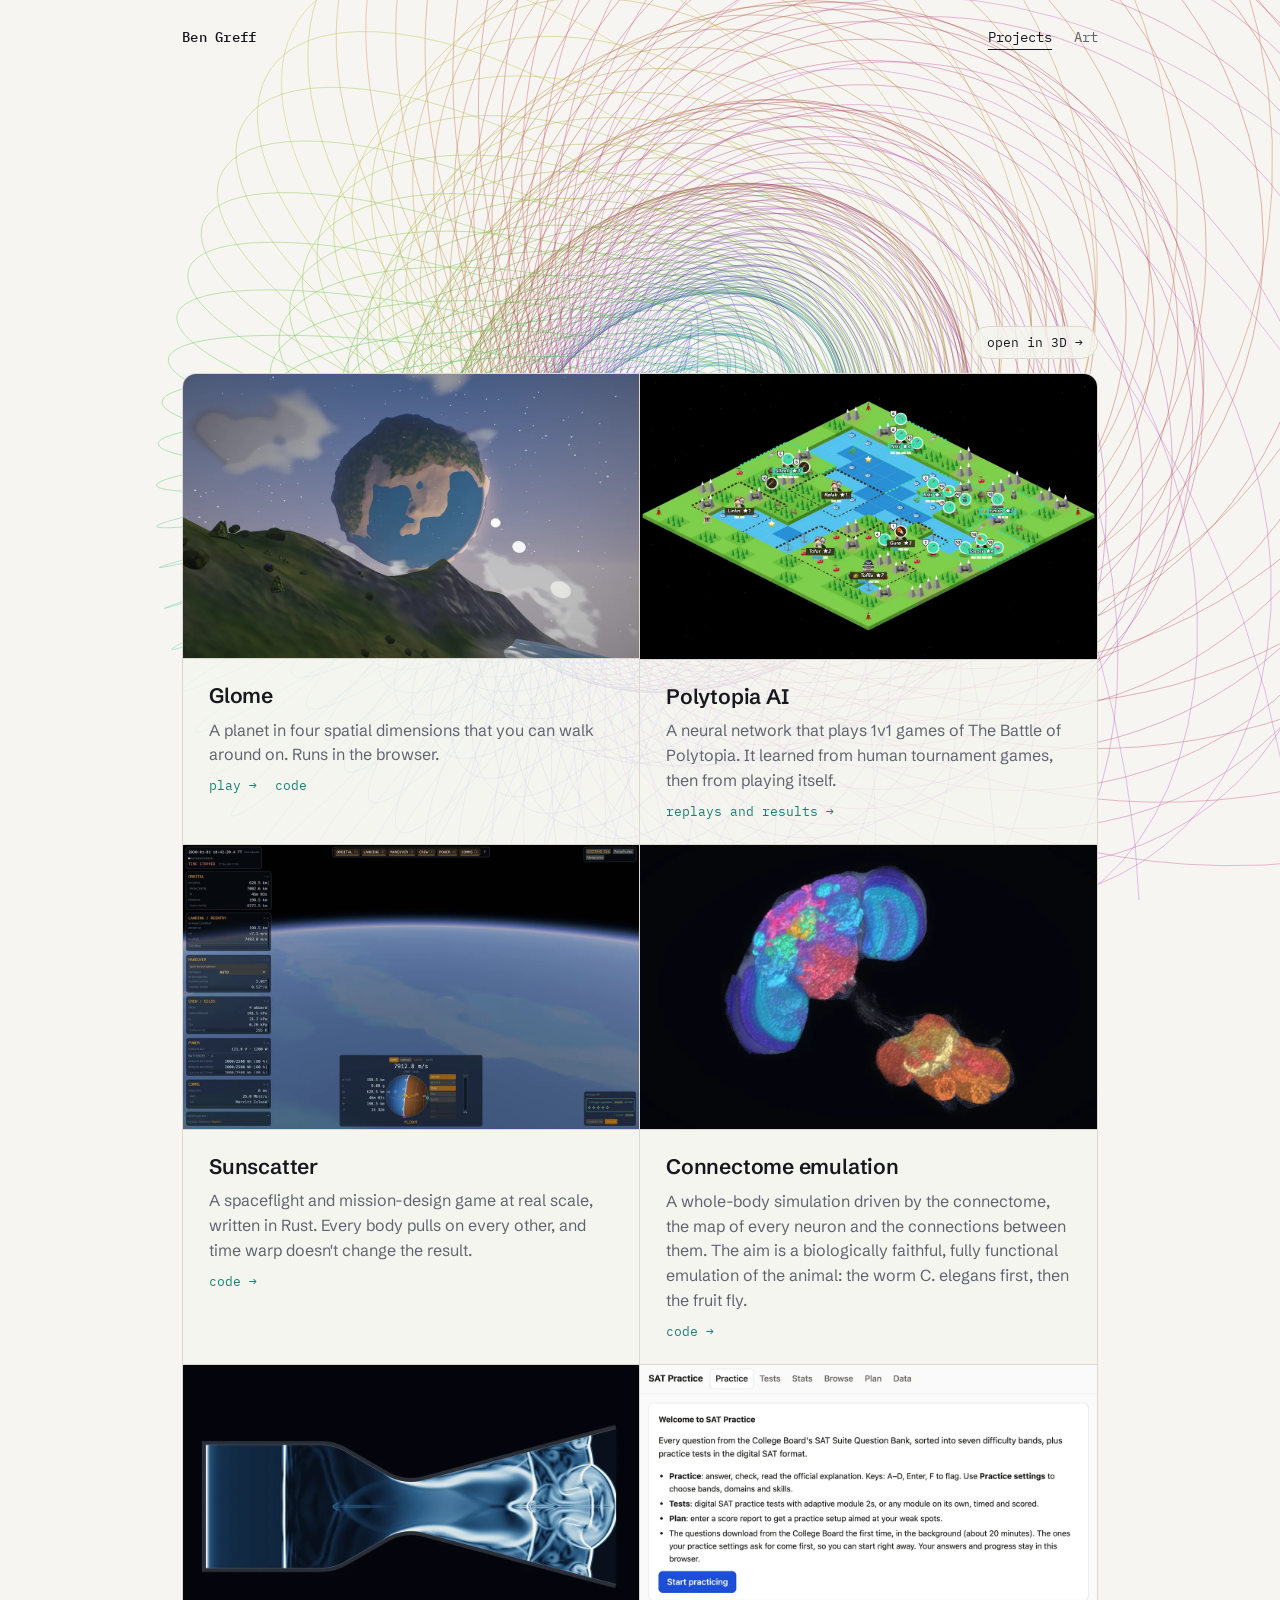
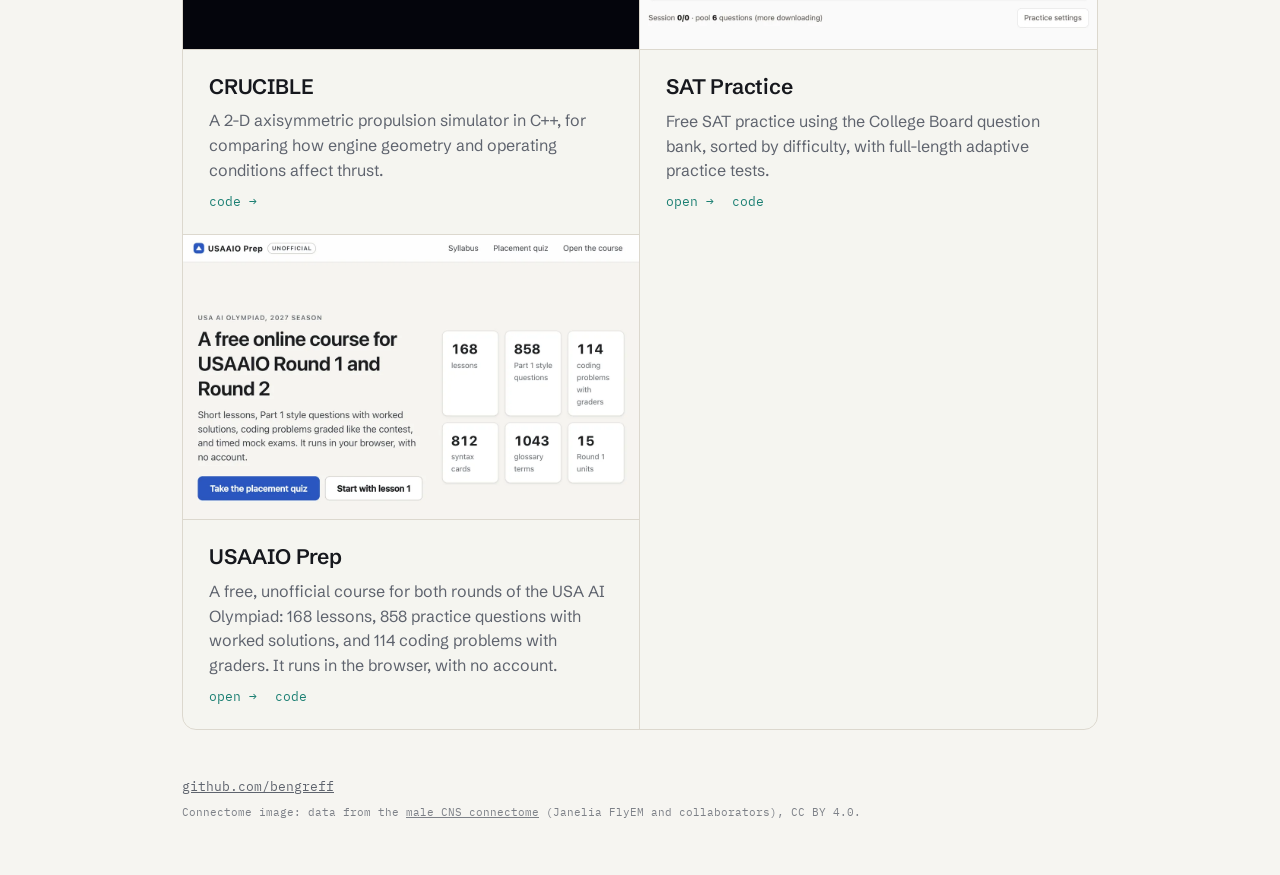
<file: index.html>
<!doctype html>
<html lang="en">
<head>
<meta charset="utf-8">
<meta name="viewport" content="width=device-width, initial-scale=1">
<title>Ben Greff</title>
<meta name="description" content="Projects by Ben Greff: Glome, a planet in four dimensions; a Polytopia AI; Sunscatter, a real-scale spaceflight game; connectome emulation; CRUCIBLE, a propulsion simulator; SAT Practice; USAAIO Prep, a course for the USA AI Olympiad. Plus fiction and music.">
<meta name="google-site-verification" content="FVdoNp6rIcd940GpKruGLIu2K-SlYF7IV6iBe8zkzN0">
<link rel="preconnect" href="https://fonts.googleapis.com">
<link rel="preconnect" href="https://fonts.gstatic.com" crossorigin>
<link rel="stylesheet" href="https://fonts.googleapis.com/css2?family=IBM+Plex+Mono:wght@400;500&family=Schibsted+Grotesk:wght@400;500;600&display=swap">
<link rel="stylesheet" href="/assets/site.css">
</head>
<body>
<header class="top">
  <a class="name" href="/">Ben Greff</a>
  <nav><a href="/" aria-current="page">Projects</a><a href="/art/">Art</a></nav>
</header>

<main>
  <a class="enter" href="/hopf/">open in 3D →</a>
  <ul class="work cards">
    <li>
      <a class="shot" href="https://bengreff.github.io/glome/" tabindex="-1" aria-hidden="true"><img src="/assets/img/glome.webp" alt="Standing on Glome's surface, with the planet itself hanging in the sky" width="1200" height="750" loading="lazy" decoding="async"></a>
      <div class="txt">
      <h2>Glome</h2>
      <p>A planet in four spatial dimensions that you can walk around on. Runs in the browser.</p>
      <div class="links"><a href="https://bengreff.github.io/glome/">play →</a><a href="https://github.com/bengreff/glome">code</a></div>
      </div>
    </li>
    <li>
      <a class="shot" href="https://bengreff.github.io/polytopia-ai/" tabindex="-1" aria-hidden="true"><img src="/assets/img/polytopia.webp" alt="The board from one of the network’s recorded games, turn 18" width="1200" height="750" loading="lazy" decoding="async"></a>
      <div class="txt">
      <h2>Polytopia AI</h2>
      <p>A neural network that plays 1v1 games of The Battle of Polytopia. It learned from human tournament games, then from playing itself.</p>
      <div class="links"><a href="https://bengreff.github.io/polytopia-ai/">replays and results →</a></div>
      </div>
    </li>
    <li>
      <a class="shot" href="https://github.com/bengreff/sunscatter" tabindex="-1" aria-hidden="true"><img src="/assets/img/sunscatter.webp" alt="Earth from orbit in Sunscatter, with the flight panels" width="1200" height="750" loading="lazy" decoding="async"></a>
      <div class="txt">
      <h2>Sunscatter</h2>
      <p>A spaceflight and mission-design game at real scale, written in Rust. Every body pulls on every other, and time warp doesn't change the result.</p>
      <div class="links"><a href="https://github.com/bengreff/sunscatter">code →</a></div>
      </div>
    </li>
    <li>
      <a class="shot" href="https://github.com/bengreff/connectome-emulation" tabindex="-1" aria-hidden="true"><img src="/assets/img/connectome.webp" alt="Synapse density across the whole central nervous system of a male fruit fly, coloured by brain region" width="1200" height="750" loading="lazy" decoding="async"></a>
      <div class="txt">
      <h2>Connectome emulation</h2>
      <p>A whole-body simulation driven by the connectome, the map of every neuron and the connections between them. The aim is a biologically faithful, fully functional emulation of the animal: the worm C. elegans first, then the fruit fly.</p>
      <div class="links"><a href="https://github.com/bengreff/connectome-emulation">code →</a></div>
      </div>
    </li>
    <li>
      <a class="shot" href="https://github.com/bengreff/crucible" tabindex="-1" aria-hidden="true"><img src="/assets/img/crucible.webp" alt="Shock waves and vortices in a simulated hydrogen-oxygen nozzle as it starts up, shown by density gradient" width="1200" height="750" loading="lazy" decoding="async"></a>
      <div class="txt">
      <h2>CRUCIBLE</h2>
      <p>A 2-D axisymmetric propulsion simulator in C++, for comparing how engine geometry and operating conditions affect thrust.</p>
      <div class="links"><a href="https://github.com/bengreff/crucible">code →</a></div>
      </div>
    </li>
    <li>
      <a class="shot" href="https://bengreff.github.io/sat-practice/" tabindex="-1" aria-hidden="true"><picture><source srcset="/assets/img/sat-dark.webp" media="(prefers-color-scheme: dark)"><img src="/assets/img/sat.webp" alt="The SAT Practice home screen" width="1200" height="750" loading="lazy" decoding="async"></picture></a>
      <div class="txt">
      <h2>SAT Practice</h2>
      <p>Free SAT practice using the College Board question bank, sorted by difficulty, with full-length adaptive practice tests.</p>
      <div class="links"><a href="https://bengreff.github.io/sat-practice/">open →</a><a href="https://github.com/bengreff/sat-practice">code</a></div>
      </div>
    </li>
    <li>
      <a class="shot" href="https://bengreff.github.io/usaaio-prep/" tabindex="-1" aria-hidden="true"><picture><source srcset="/assets/img/usaaio-dark.webp" media="(prefers-color-scheme: dark)"><img src="/assets/img/usaaio.webp" alt="The USAAIO Prep home page" width="1200" height="750" loading="lazy" decoding="async"></picture></a>
      <div class="txt">
      <h2>USAAIO Prep</h2>
      <p>A free, unofficial course for both rounds of the USA AI Olympiad: 168 lessons, 858 practice questions with worked solutions, and 114 coding problems with graders. It runs in the browser, with no account.</p>
      <div class="links"><a href="https://bengreff.github.io/usaaio-prep/">open →</a><a href="https://github.com/bengreff/usaaio-prep">code</a></div>
      </div>
    </li>
  </ul>
</main>

<footer><a href="https://github.com/bengreff">github.com/bengreff</a>
  <p class="credit">Connectome image: data from the <a href="https://male-cns.janelia.org/">male CNS connectome</a> (Janelia FlyEM and collaborators), CC BY 4.0.</p></footer>
<script src="/assets/bg.js"></script>
</body>
</html>
</file>
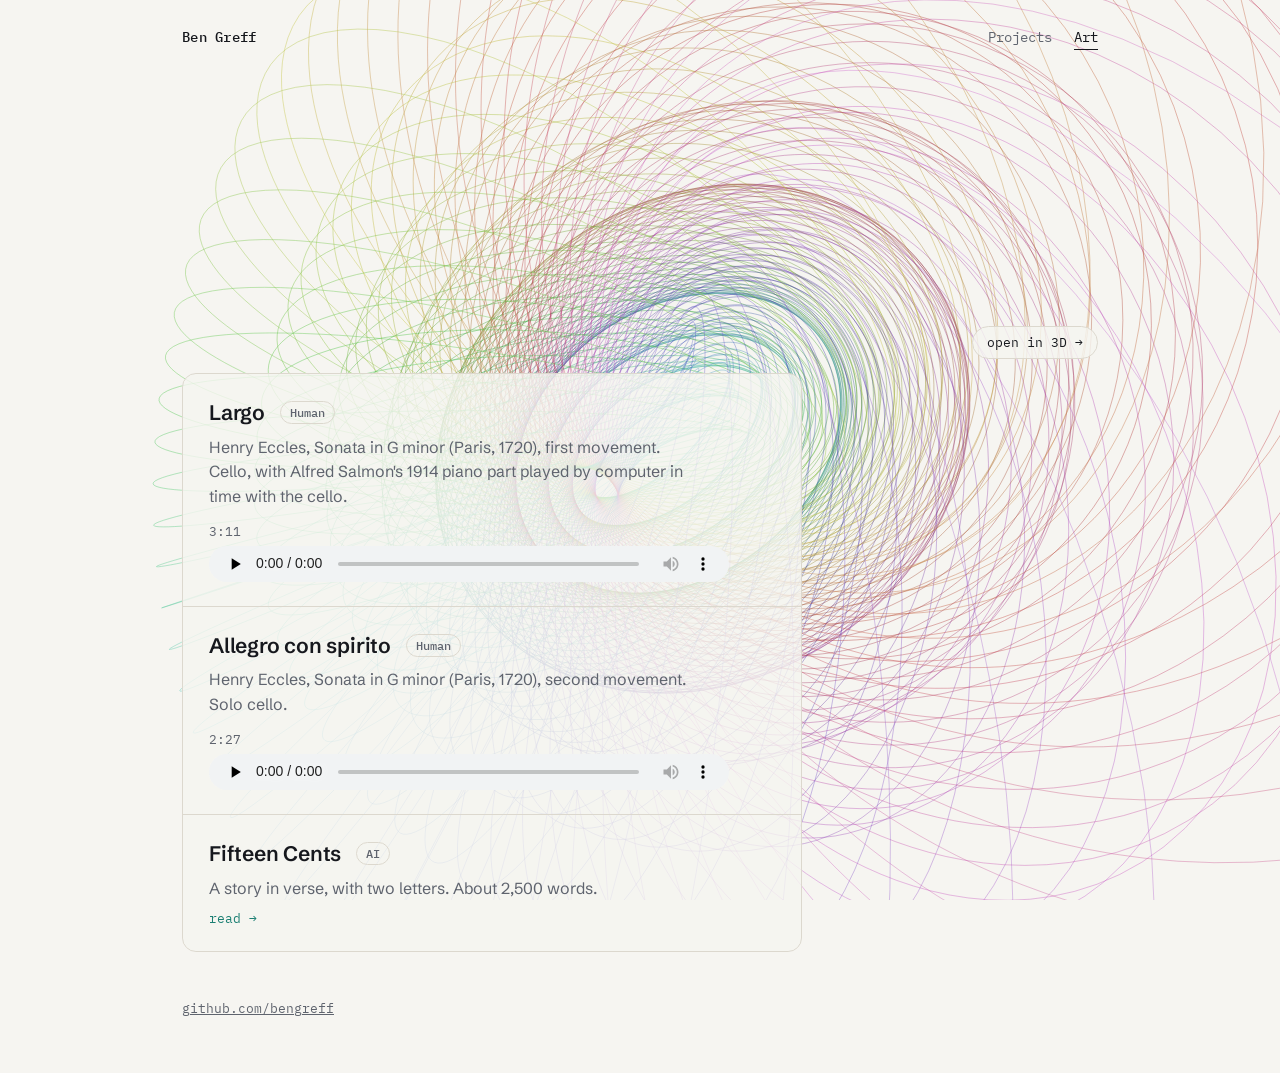
<file: art/index.html>
<!doctype html>
<html lang="en">
<head>
<meta charset="utf-8">
<meta name="viewport" content="width=device-width, initial-scale=1">
<title>Art · Ben Greff</title>
<meta name="description" content="Art by Ben Greff: cello recordings of the Largo and Allegro con spirito from Henry Eccles&#x27;s Sonata in G minor, and Fifteen Cents, a story in verse with two letters.">
<link rel="preconnect" href="https://fonts.googleapis.com">
<link rel="preconnect" href="https://fonts.gstatic.com" crossorigin>
<link rel="stylesheet" href="https://fonts.googleapis.com/css2?family=IBM+Plex+Mono:wght@400;500&family=Schibsted+Grotesk:wght@400;500;600&display=swap">
<link rel="stylesheet" href="/assets/site.css">
</head>
<body>
<header class="top">
  <a class="name" href="/">Ben Greff</a>
  <nav><a href="/">Projects</a><a href="/art/" aria-current="page">Art</a></nav>
</header>

<main>
  <a class="enter" href="/hopf/">open in 3D →</a>
  <ul class="work one">
    <li>
      <h2>Largo <span class="tag">Human</span></h2>
      <p>Henry Eccles, Sonata in G minor (Paris, 1720), first movement. Cello, with Alfred Salmon&#x27;s 1914 piano part played by computer in time with the cello.</p>
      <div class="track"><span>3:11</span><audio controls preload="none" src="/art/eccles-sonata-g-minor/1-largo.m4a"></audio></div>
    </li>
    <li>
      <h2>Allegro con spirito <span class="tag">Human</span></h2>
      <p>Henry Eccles, Sonata in G minor (Paris, 1720), second movement. Solo cello.</p>
      <div class="track"><span>2:27</span><audio controls preload="none" src="/art/eccles-sonata-g-minor/2-allegro.m4a"></audio></div>
    </li>
    <li>
      <h2>Fifteen Cents <span class="tag">AI</span></h2>
      <p>A story in verse, with two letters. About 2,500 words.</p>
      <div class="links"><a href="/art/fifteen-cents/">read →</a></div>
    </li>
  </ul>
</main>

<footer><a href="https://github.com/bengreff">github.com/bengreff</a></footer>
<script src="/assets/bg.js"></script>
</body>
</html>
</file>
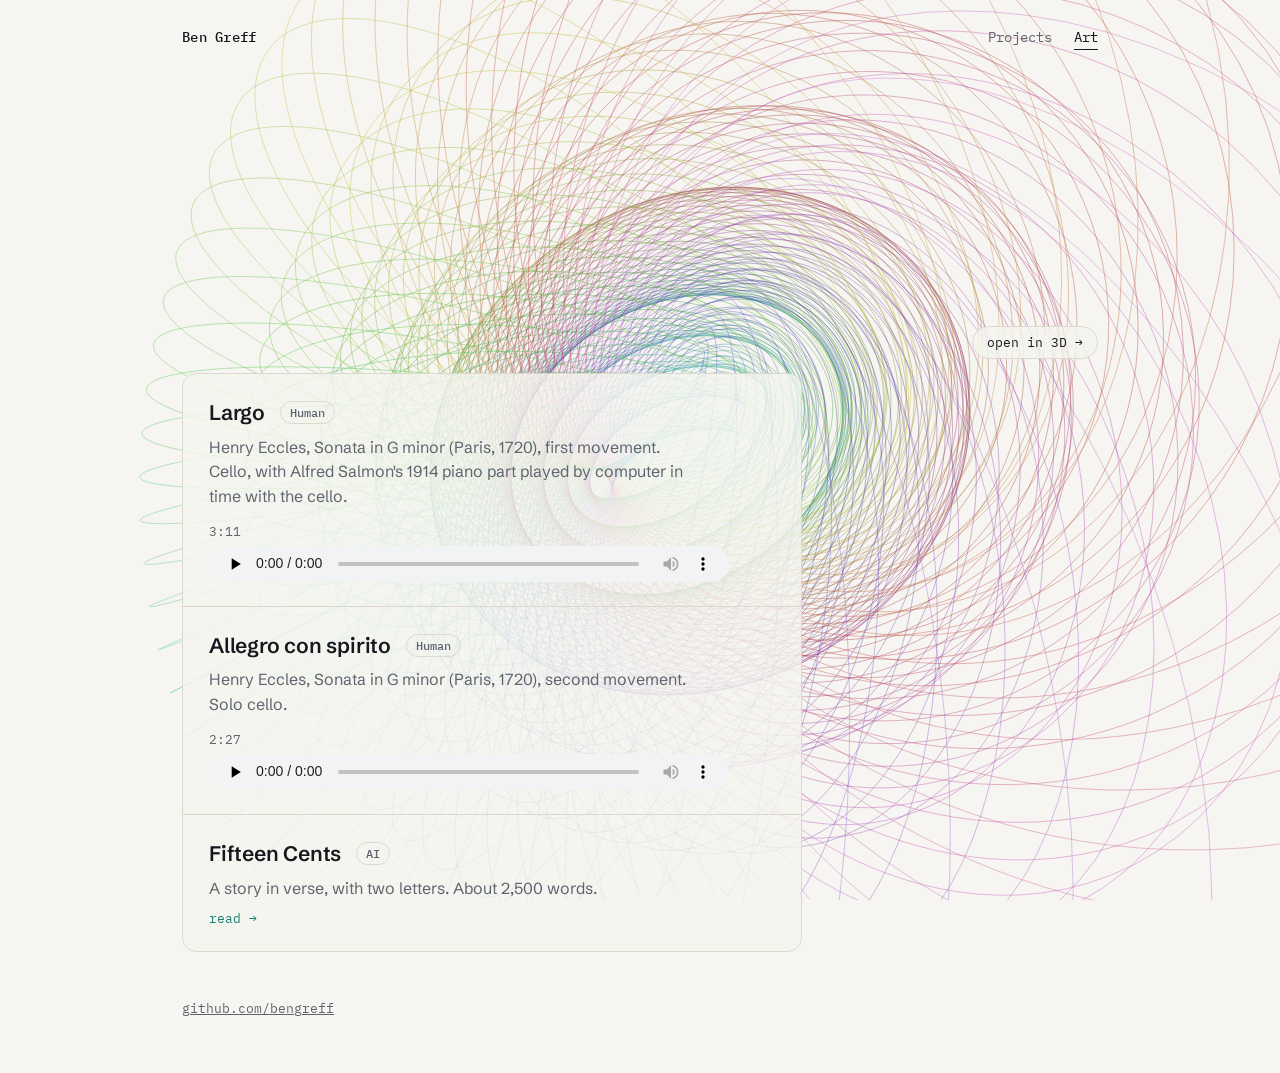
<file: fiction/index.html>
<!doctype html>
<html lang="en">
<head>
<meta charset="utf-8">
<title>Moved · Ben Greff</title>
<link rel="canonical" href="https://bengreff.github.io/art/">
<meta name="robots" content="noindex">
<meta http-equiv="refresh" content="0; url=/art/">
</head>
<body>
<p>This page moved to <a href="/art/">/art/</a>.</p>
</body>
</html>
</file>
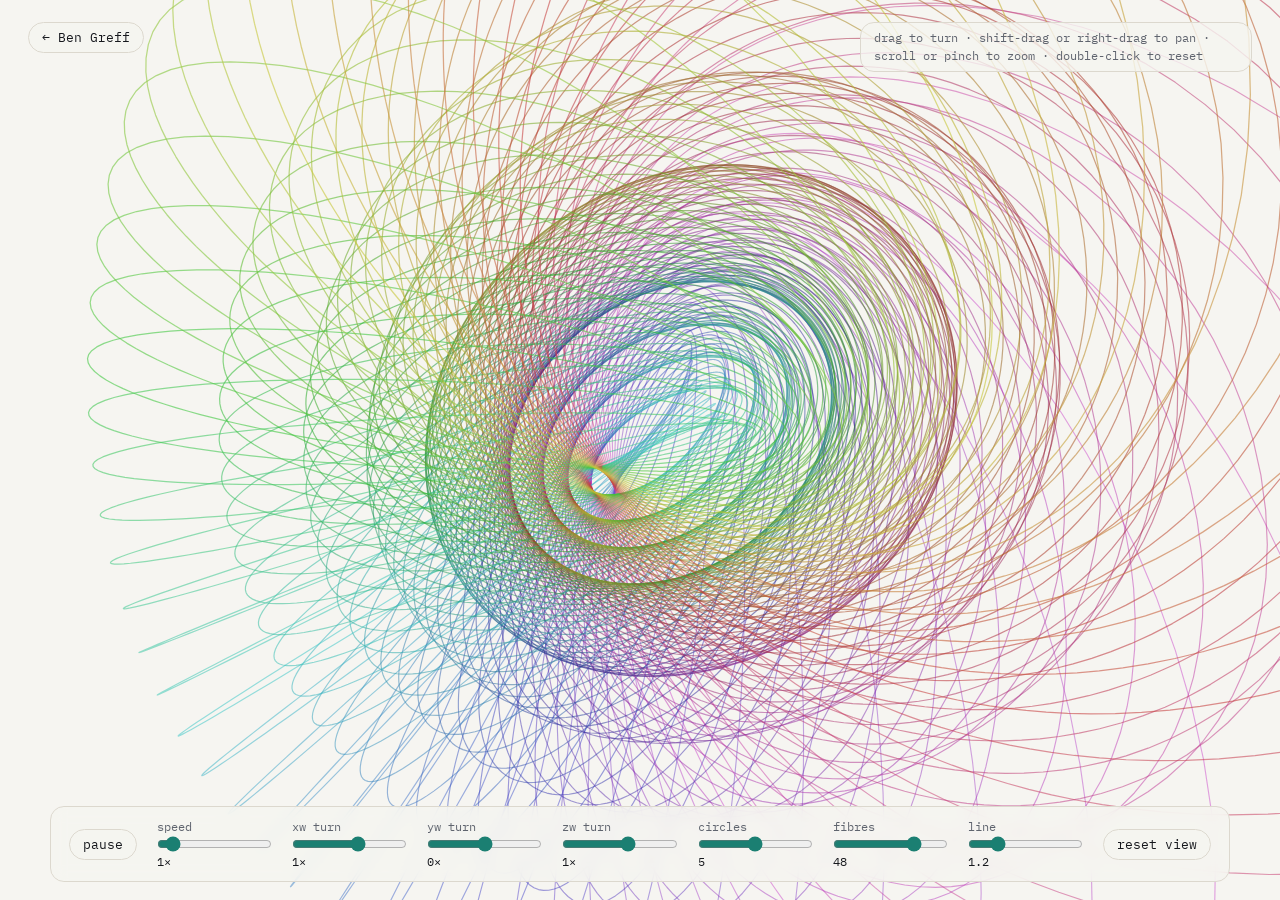
<file: hopf/index.html>
<!doctype html>
<html lang="en">
<head>
<meta charset="utf-8">
<meta name="viewport" content="width=device-width, initial-scale=1">
<title>Hopf fibration · Ben Greff</title>
<meta name="description" content="The Hopf fibration, turning through four dimensions: a 3D view you can turn, pan and zoom, with its parameters on sliders.">
<link rel="preconnect" href="https://fonts.googleapis.com">
<link rel="preconnect" href="https://fonts.gstatic.com" crossorigin>
<link rel="stylesheet" href="https://fonts.googleapis.com/css2?family=IBM+Plex+Mono:wght@400;500&family=Schibsted+Grotesk:wght@400;500;600&display=swap">
<link rel="stylesheet" href="/assets/site.css">
</head>
<body class="viz">
<canvas id="viz" aria-label="Hopf fibration, interactive 3D view"></canvas>
<a class="viz-back" href="/">← Ben Greff</a>
<p class="viz-hint" id="hint">drag to turn · shift-drag or right-drag to pan · scroll or pinch to zoom · double-click to reset</p>
<form class="viz-controls" onsubmit="return false">
  <button type="button" id="play">pause</button>
  <label><span>speed</span><input type="range" id="speed" min="0" max="12" step="0.1" value="1"><output></output></label>
  <label><span>xw turn</span><input type="range" id="ra" min="-6" max="6" step="0.1" value="1"><output></output></label>
  <label><span>yw turn</span><input type="range" id="rg" min="-6" max="6" step="0.1" value="0"><output></output></label>
  <label><span>zw turn</span><input type="range" id="re" min="-6" max="6" step="0.1" value="1"><output></output></label>
  <label><span>circles</span><input type="range" id="lats" min="1" max="9" step="1" value="5"><output></output></label>
  <label><span>fibres</span><input type="range" id="lons" min="3" max="64" step="1" value="48"><output></output></label>
  <label><span>line</span><input type="range" id="lw" min="0.4" max="4" step="0.1" value="1.2"><output></output></label>
  <button type="button" id="reset">reset view</button>
</form>
<script src="/assets/hopf.js"></script>
</body>
</html>
</file>
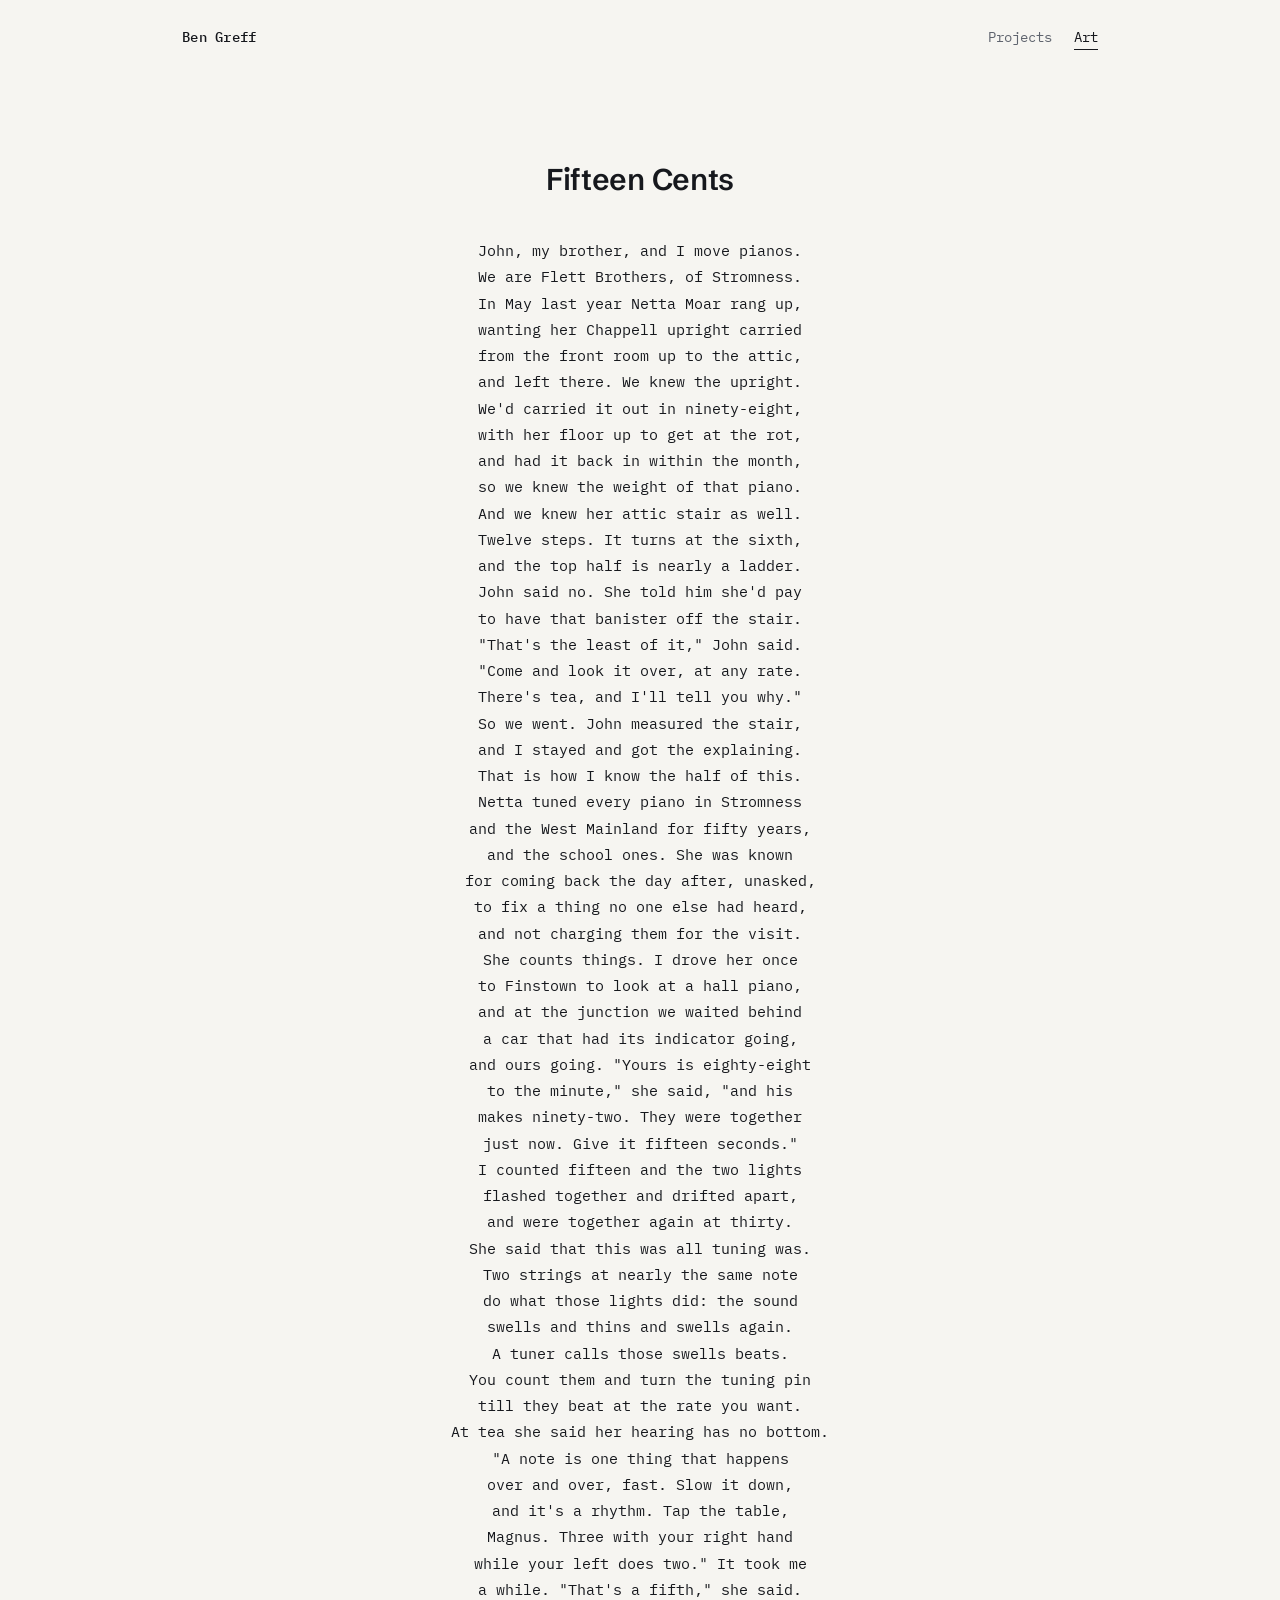
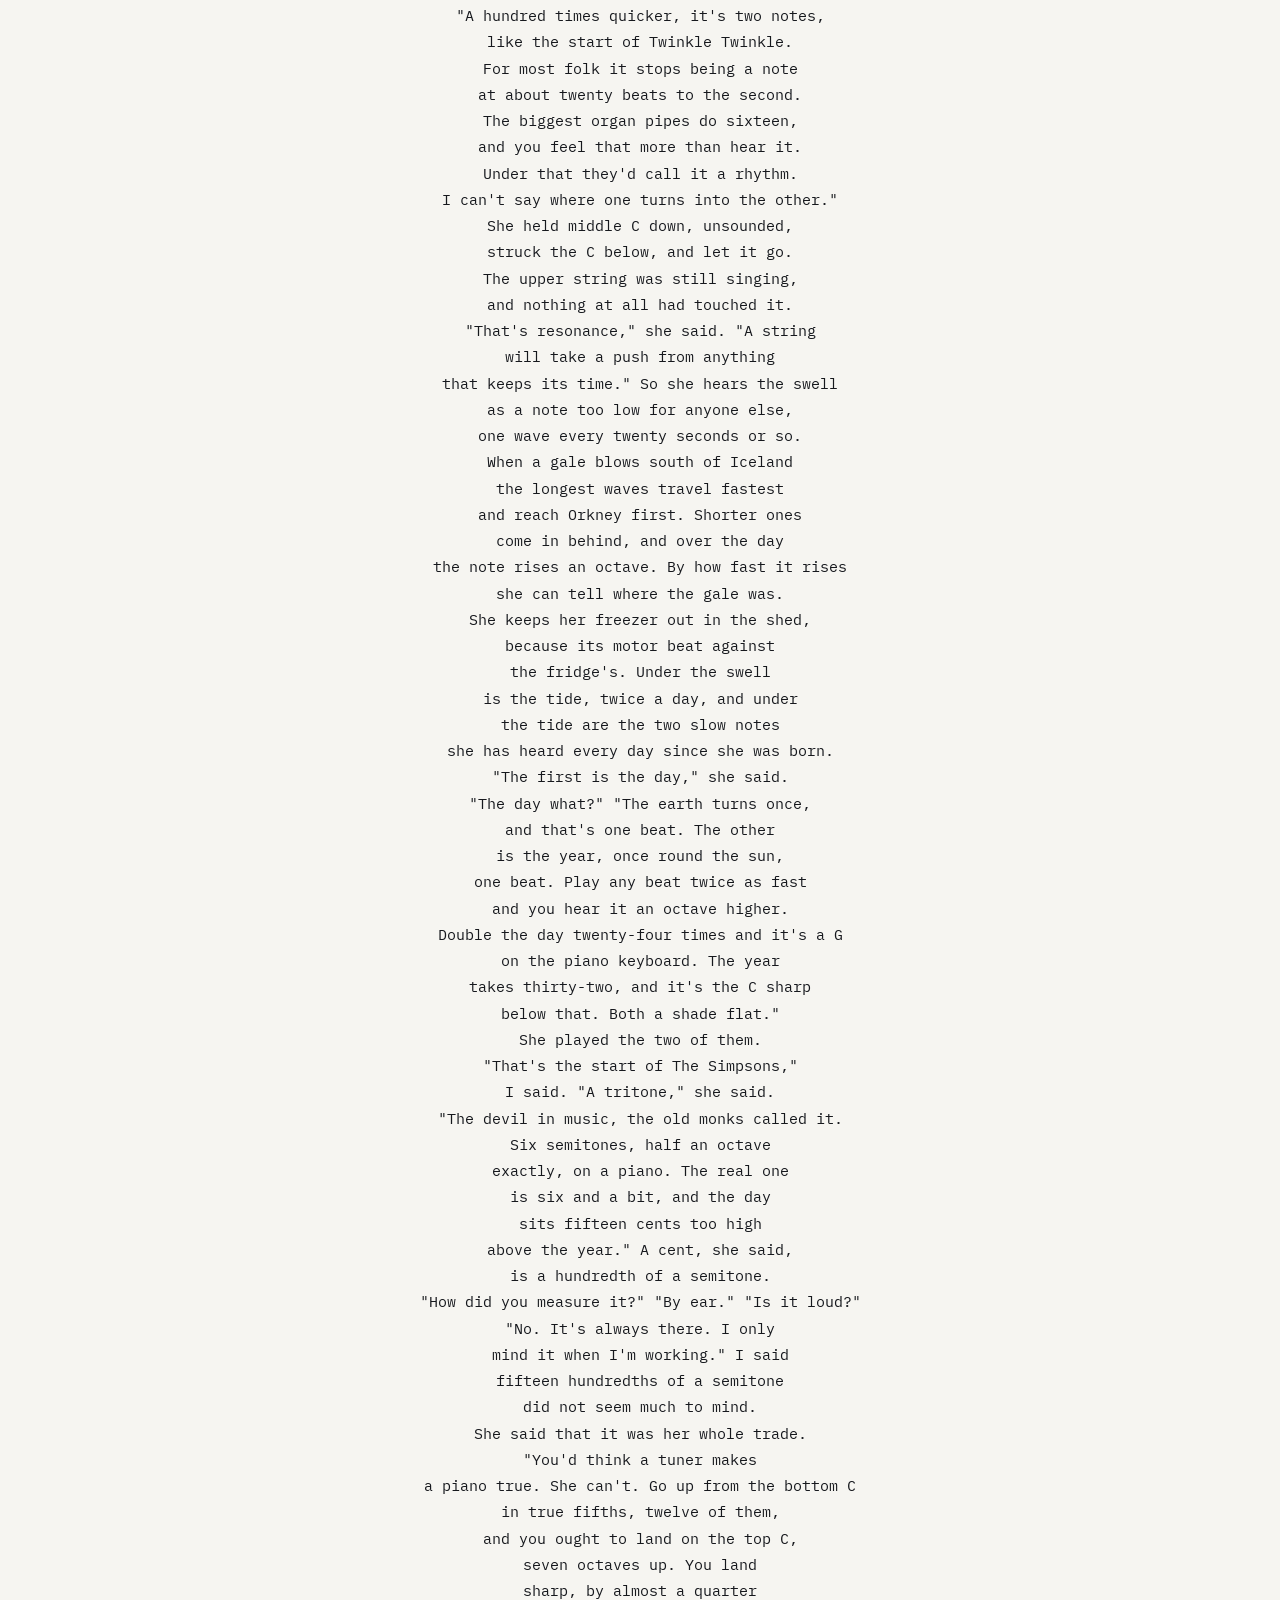
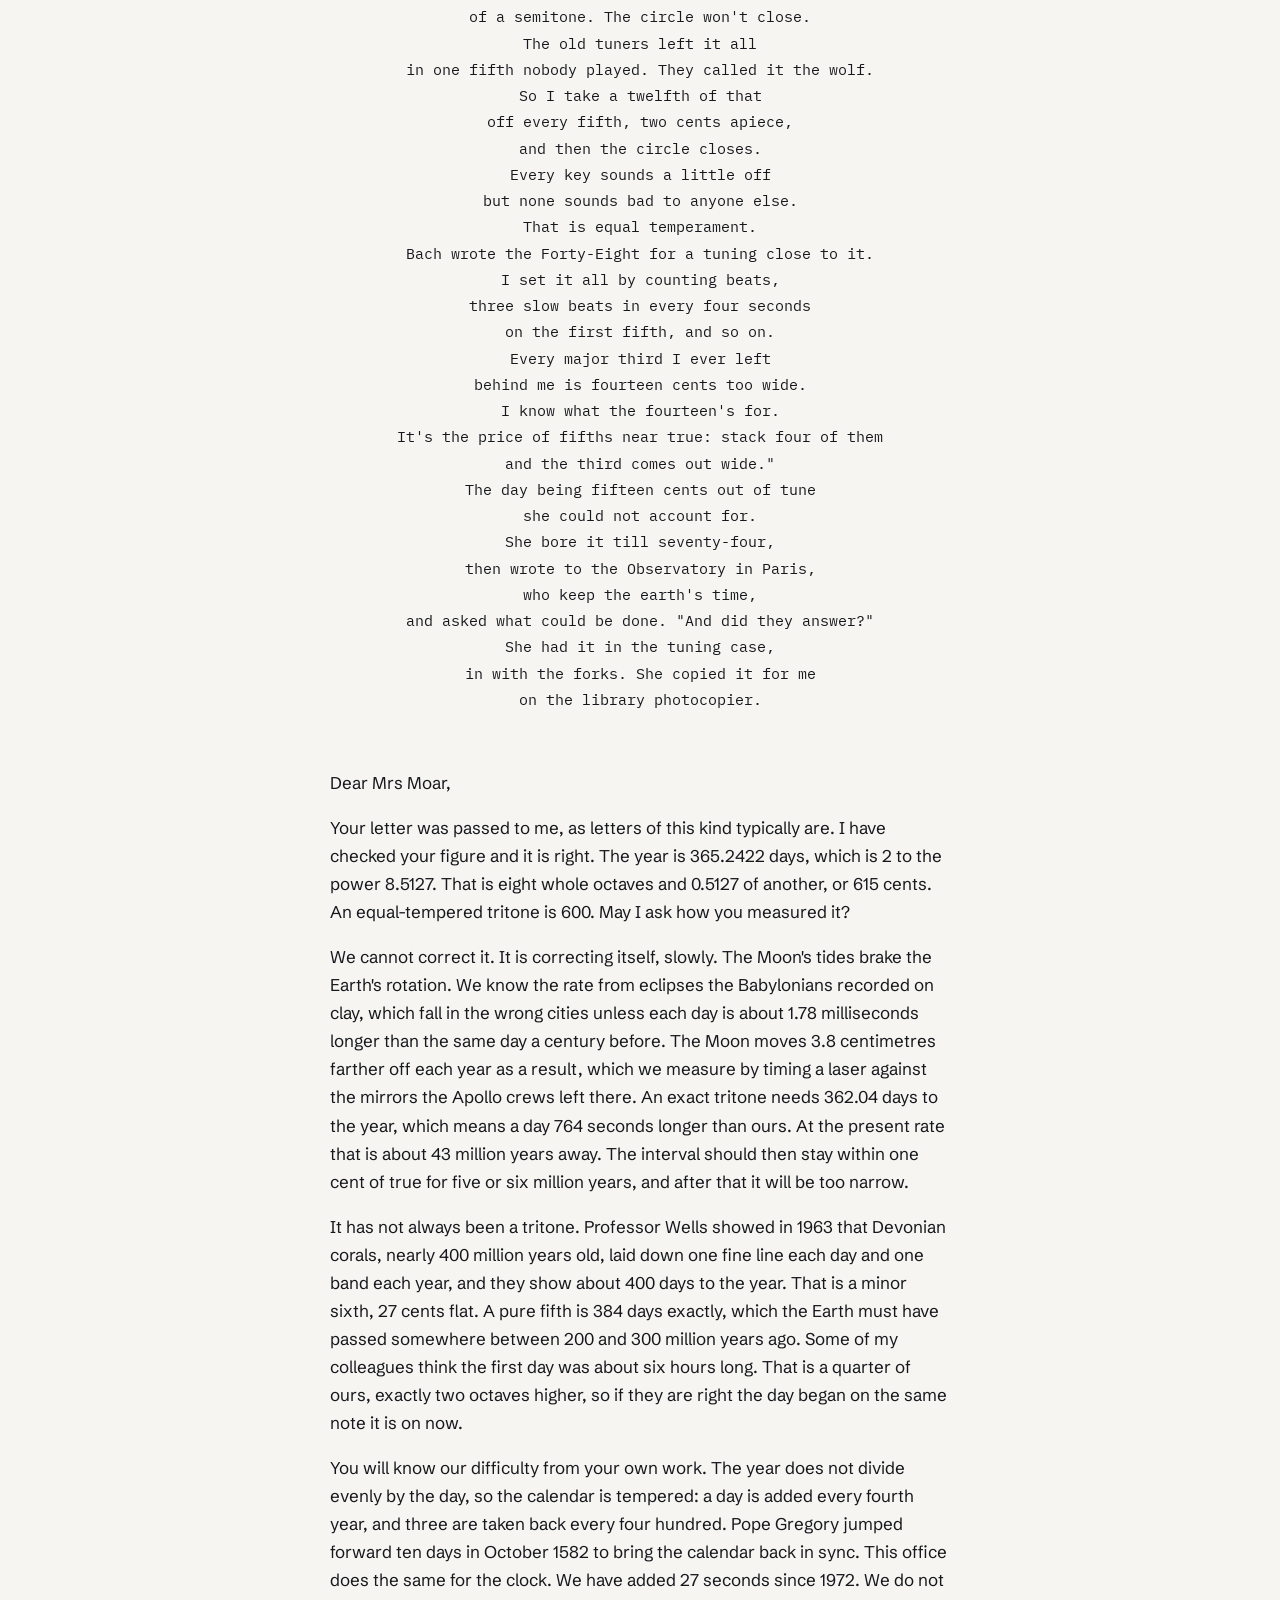
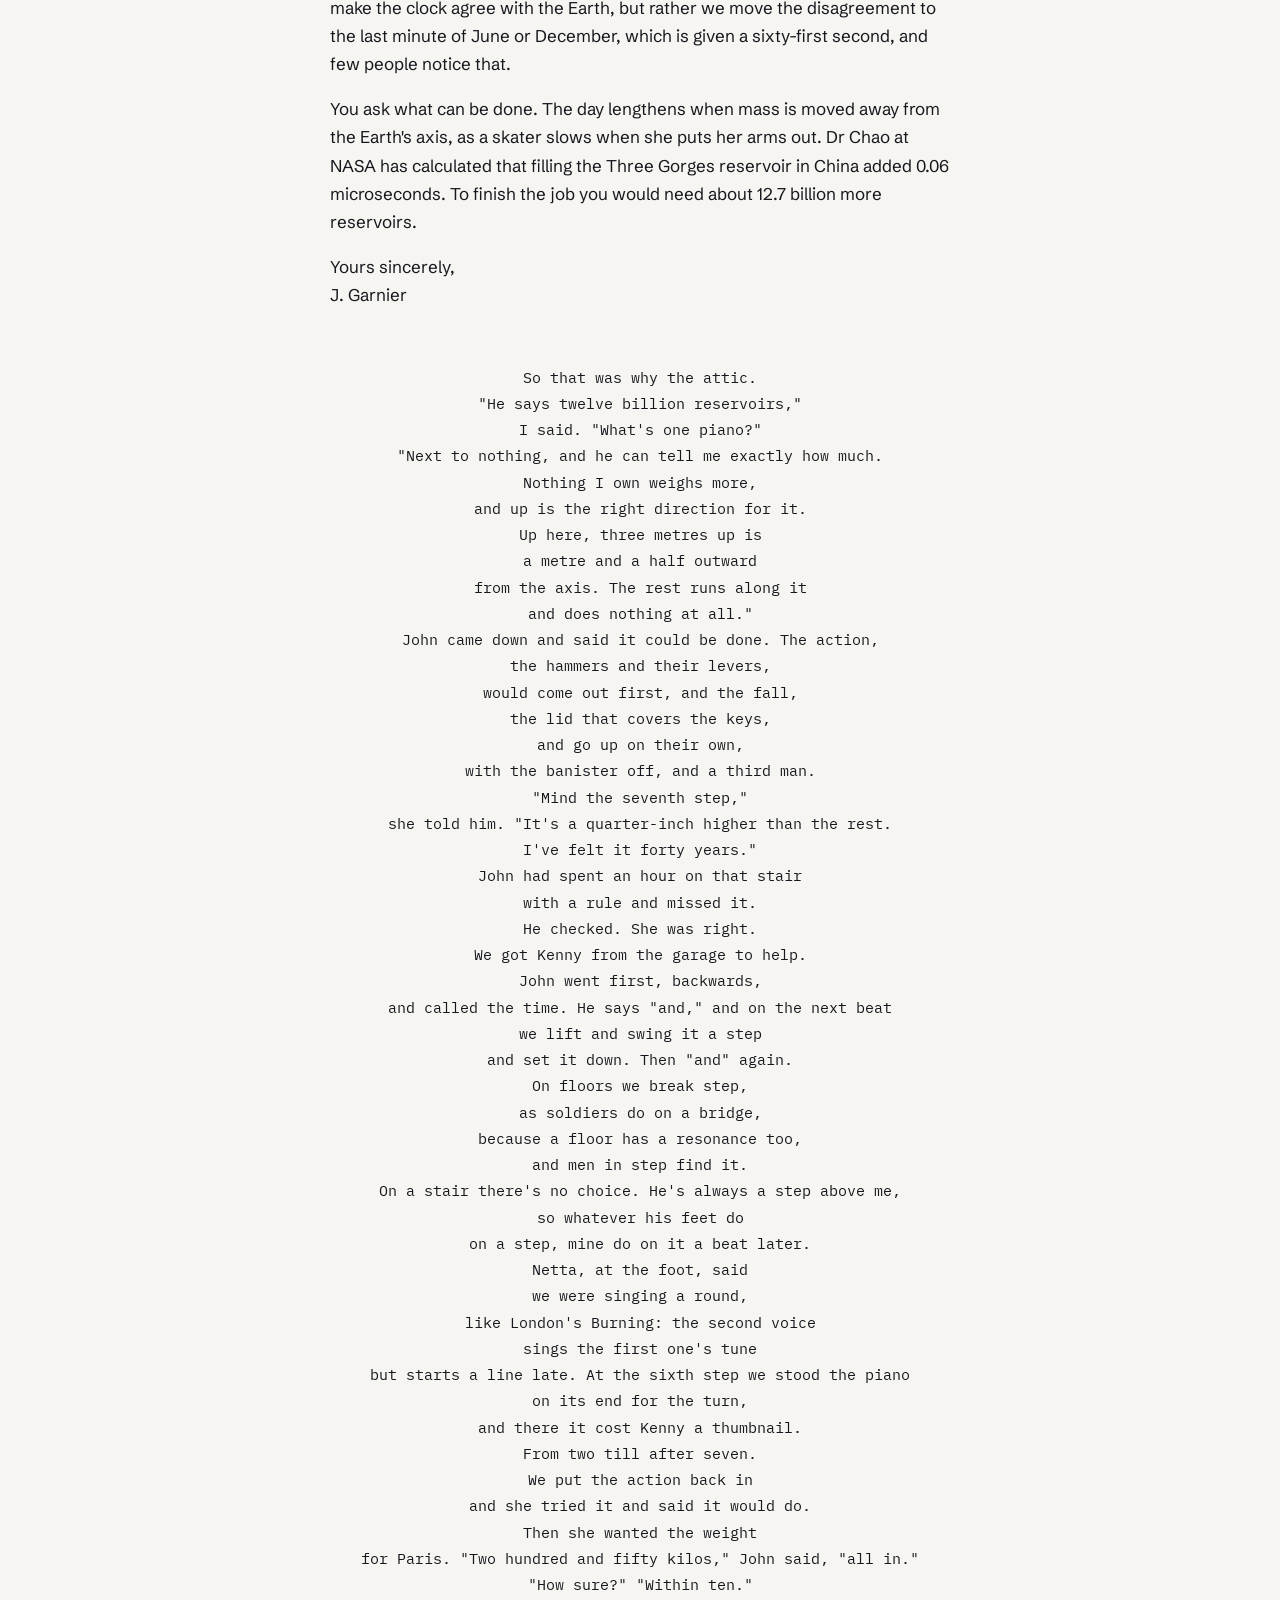
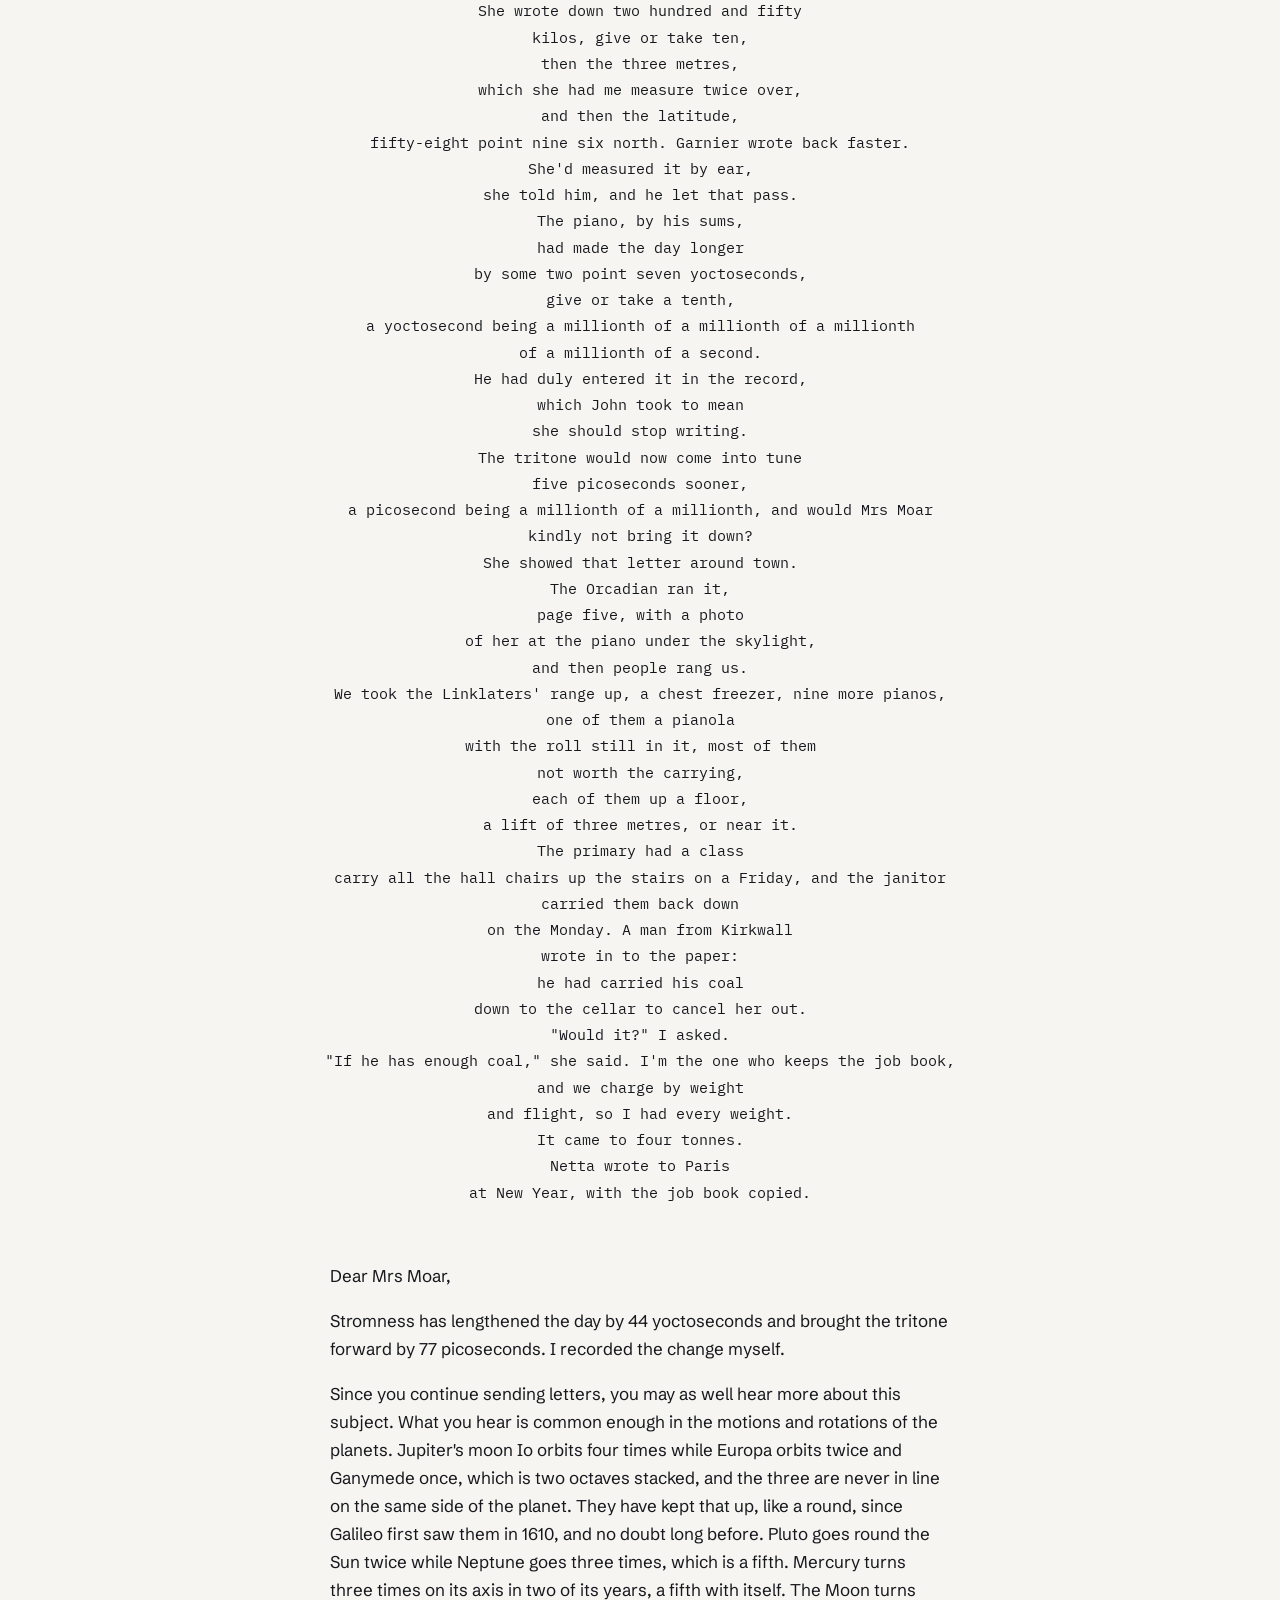
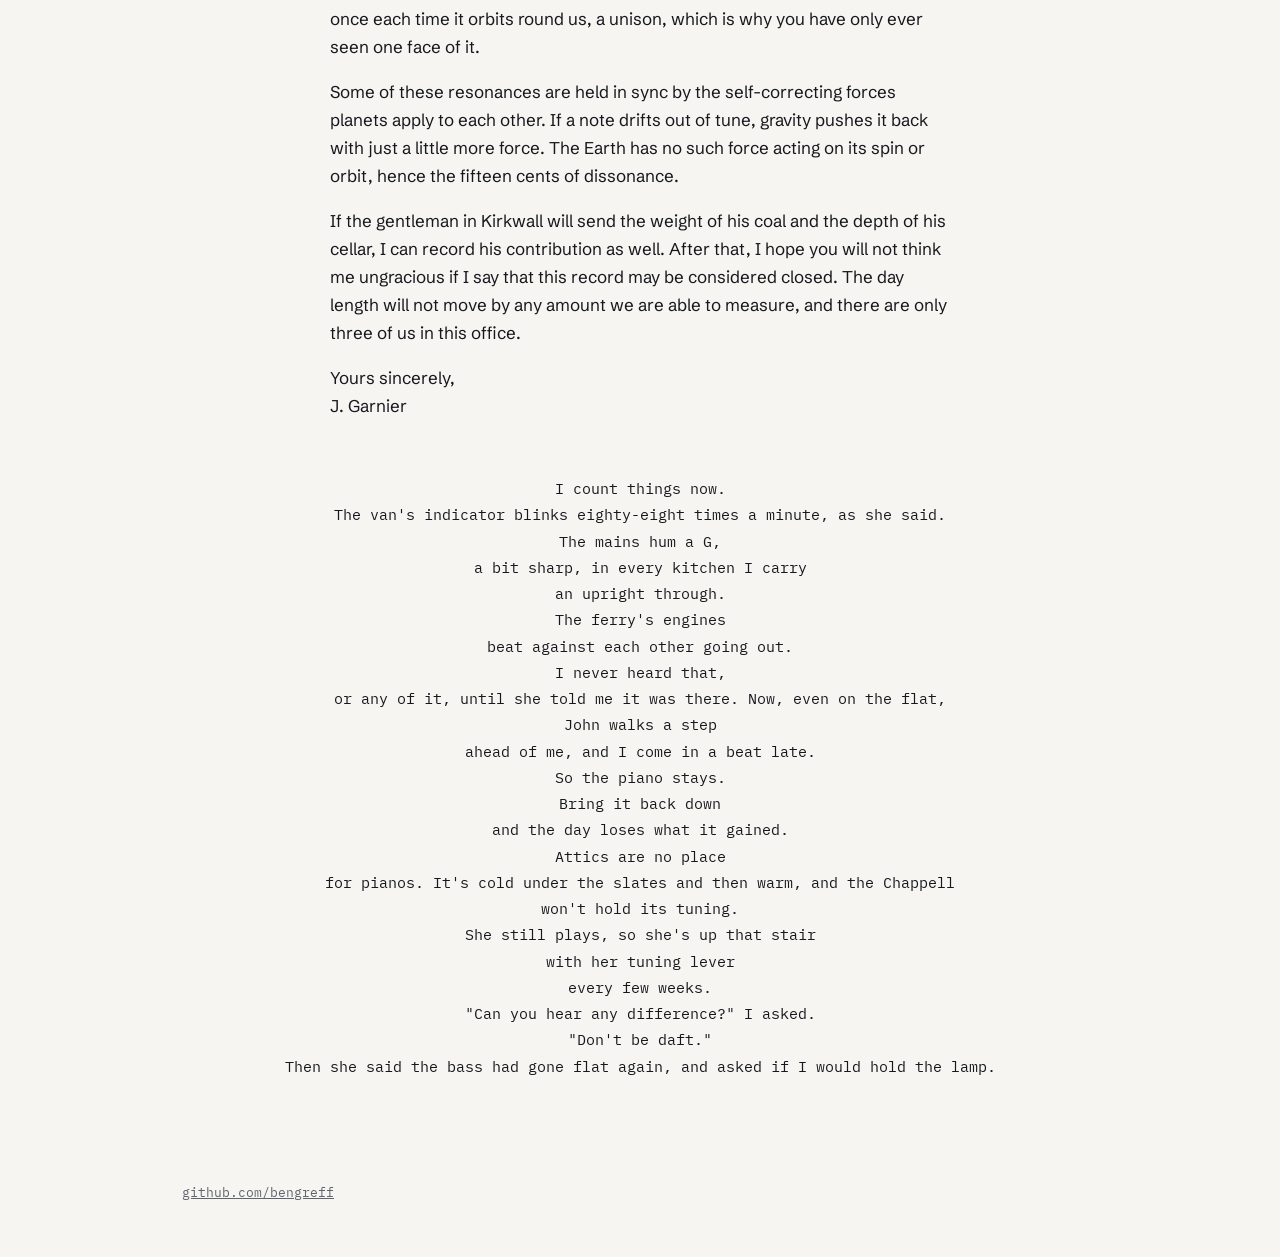
<file: art/fifteen-cents/index.html>
<!doctype html>
<html lang="en">
<head>
<meta charset="utf-8">
<meta name="viewport" content="width=device-width, initial-scale=1">
<title>Fifteen Cents · Ben Greff</title>
<meta name="description" content="Fifteen Cents, a story in verse with two letters, by Ben Greff.">
<link rel="preconnect" href="https://fonts.googleapis.com">
<link rel="preconnect" href="https://fonts.gstatic.com" crossorigin>
<link rel="stylesheet" href="https://fonts.googleapis.com/css2?family=IBM+Plex+Mono:wght@400;500&family=Schibsted+Grotesk:wght@400;500;600&display=swap">
<link rel="stylesheet" href="/assets/site.css">
</head>
<body class="plain">
<header class="top">
  <a class="name" href="/">Ben Greff</a>
  <nav><a href="/">Projects</a><a href="/art/" aria-current="page">Art</a></nav>
</header>

<main class="read">
<article class="paper">
<h1>Fifteen Cents</h1>
<div class="verse-wrap"><div class="verse">John, my brother, and I move pianos.
We are Flett Brothers, of Stromness.
In May last year Netta Moar rang up,
wanting her Chappell upright carried
from the front room up to the attic,
and left there. We knew the upright.
We&#x27;d carried it out in ninety-eight,
with her floor up to get at the rot,
and had it back in within the month,
so we knew the weight of that piano.
And we knew her attic stair as well.
Twelve steps. It turns at the sixth,
and the top half is nearly a ladder.
John said no. She told him she&#x27;d pay
to have that banister off the stair.
&quot;That&#x27;s the least of it,&quot; John said.
&quot;Come and look it over, at any rate.
There&#x27;s tea, and I&#x27;ll tell you why.&quot;
So we went. John measured the stair,
and I stayed and got the explaining.
That is how I know the half of this.
Netta tuned every piano in Stromness
and the West Mainland for fifty years,
and the school ones. She was known
for coming back the day after, unasked,
to fix a thing no one else had heard,
and not charging them for the visit.
She counts things. I drove her once
to Finstown to look at a hall piano,
and at the junction we waited behind
a car that had its indicator going,
and ours going. &quot;Yours is eighty-eight
to the minute,&quot; she said, &quot;and his
makes ninety-two. They were together
just now. Give it fifteen seconds.&quot;
I counted fifteen and the two lights
flashed together and drifted apart,
and were together again at thirty.
She said that this was all tuning was.
Two strings at nearly the same note
do what those lights did: the sound
swells and thins and swells again.
A tuner calls those swells beats.
You count them and turn the tuning pin
till they beat at the rate you want.
At tea she said her hearing has no bottom.
&quot;A note is one thing that happens
over and over, fast. Slow it down,
and it&#x27;s a rhythm. Tap the table,
Magnus. Three with your right hand
while your left does two.&quot; It took me
a while. &quot;That&#x27;s a fifth,&quot; she said.
&quot;A hundred times quicker, it&#x27;s two notes,
like the start of Twinkle Twinkle.
For most folk it stops being a note
at about twenty beats to the second.
The biggest organ pipes do sixteen,
and you feel that more than hear it.
Under that they&#x27;d call it a rhythm.
I can&#x27;t say where one turns into the other.&quot;
She held middle C down, unsounded,
struck the C below, and let it go.
The upper string was still singing,
and nothing at all had touched it.
&quot;That&#x27;s resonance,&quot; she said. &quot;A string
will take a push from anything
that keeps its time.&quot; So she hears the swell
as a note too low for anyone else,
one wave every twenty seconds or so.
When a gale blows south of Iceland
the longest waves travel fastest
and reach Orkney first. Shorter ones
come in behind, and over the day
the note rises an octave. By how fast it rises
she can tell where the gale was.
She keeps her freezer out in the shed,
because its motor beat against
the fridge&#x27;s. Under the swell
is the tide, twice a day, and under
the tide are the two slow notes
she has heard every day since she was born.
&quot;The first is the day,&quot; she said.
&quot;The day what?&quot; &quot;The earth turns once,
and that&#x27;s one beat. The other
is the year, once round the sun,
one beat. Play any beat twice as fast
and you hear it an octave higher.
Double the day twenty-four times and it&#x27;s a G
on the piano keyboard. The year
takes thirty-two, and it&#x27;s the C sharp
below that. Both a shade flat.&quot;
She played the two of them.
&quot;That&#x27;s the start of The Simpsons,&quot;
I said. &quot;A tritone,&quot; she said.
&quot;The devil in music, the old monks called it.
Six semitones, half an octave
exactly, on a piano. The real one
is six and a bit, and the day
sits fifteen cents too high
above the year.&quot; A cent, she said,
is a hundredth of a semitone.
&quot;How did you measure it?&quot; &quot;By ear.&quot; &quot;Is it loud?&quot;
&quot;No. It&#x27;s always there. I only
mind it when I&#x27;m working.&quot; I said
fifteen hundredths of a semitone
did not seem much to mind.
She said that it was her whole trade.
&quot;You&#x27;d think a tuner makes
a piano true. She can&#x27;t. Go up from the bottom C
in true fifths, twelve of them,
and you ought to land on the top C,
seven octaves up. You land
sharp, by almost a quarter
of a semitone. The circle won&#x27;t close.
The old tuners left it all
in one fifth nobody played. They called it the wolf.
So I take a twelfth of that
off every fifth, two cents apiece,
and then the circle closes.
Every key sounds a little off
but none sounds bad to anyone else.
That is equal temperament.
Bach wrote the Forty-Eight for a tuning close to it.
I set it all by counting beats,
three slow beats in every four seconds
on the first fifth, and so on.
Every major third I ever left
behind me is fourteen cents too wide.
I know what the fourteen&#x27;s for.
It&#x27;s the price of fifths near true: stack four of them
and the third comes out wide.&quot;
The day being fifteen cents out of tune
she could not account for.
She bore it till seventy-four,
then wrote to the Observatory in Paris,
who keep the earth&#x27;s time,
and asked what could be done. &quot;And did they answer?&quot;
She had it in the tuning case,
in with the forks. She copied it for me
on the library photocopier.</div></div>
<div class="letter">
<p>Dear Mrs Moar,</p>
<p>Your letter was passed to me, as letters of this kind typically are. I have checked your figure and it is right. The year is 365.2422 days, which is 2 to the power 8.5127. That is eight whole octaves and 0.5127 of another, or 615 cents. An equal-tempered tritone is 600. May I ask how you measured it?</p>
<p>We cannot correct it. It is correcting itself, slowly. The Moon&#x27;s tides brake the Earth&#x27;s rotation. We know the rate from eclipses the Babylonians recorded on clay, which fall in the wrong cities unless each day is about 1.78 milliseconds longer than the same day a century before. The Moon moves 3.8 centimetres farther off each year as a result, which we measure by timing a laser against the mirrors the Apollo crews left there. An exact tritone needs 362.04 days to the year, which means a day 764 seconds longer than ours. At the present rate that is about 43 million years away. The interval should then stay within one cent of true for five or six million years, and after that it will be too narrow.</p>
<p>It has not always been a tritone. Professor Wells showed in 1963 that Devonian corals, nearly 400 million years old, laid down one fine line each day and one band each year, and they show about 400 days to the year. That is a minor sixth, 27 cents flat. A pure fifth is 384 days exactly, which the Earth must have passed somewhere between 200 and 300 million years ago. Some of my colleagues think the first day was about six hours long. That is a quarter of ours, exactly two octaves higher, so if they are right the day began on the same note it is on now.</p>
<p>You will know our difficulty from your own work. The year does not divide evenly by the day, so the calendar is tempered: a day is added every fourth year, and three are taken back every four hundred. Pope Gregory jumped forward ten days in October 1582 to bring the calendar back in sync. This office does the same for the clock. We have added 27 seconds since 1972. We do not make the clock agree with the Earth, but rather we move the disagreement to the last minute of June or December, which is given a sixty-first second, and few people notice that.</p>
<p>You ask what can be done. The day lengthens when mass is moved away from the Earth&#x27;s axis, as a skater slows when she puts her arms out. Dr Chao at NASA has calculated that filling the Three Gorges reservoir in China added 0.06 microseconds. To finish the job you would need about 12.7 billion more reservoirs.</p>
<p>Yours sincerely,<br>J. Garnier</p>
</div>
<div class="verse-wrap"><div class="verse">So that was why the attic.
&quot;He says twelve billion reservoirs,&quot;
I said. &quot;What&#x27;s one piano?&quot;
&quot;Next to nothing, and he can tell me exactly how much.
Nothing I own weighs more,
and up is the right direction for it.
Up here, three metres up is
a metre and a half outward
from the axis. The rest runs along it
and does nothing at all.&quot;
John came down and said it could be done. The action,
the hammers and their levers,
would come out first, and the fall,
the lid that covers the keys,
and go up on their own,
with the banister off, and a third man.
&quot;Mind the seventh step,&quot;
she told him. &quot;It&#x27;s a quarter-inch higher than the rest.
I&#x27;ve felt it forty years.&quot;
John had spent an hour on that stair
with a rule and missed it.
He checked. She was right.
We got Kenny from the garage to help.
John went first, backwards,
and called the time. He says &quot;and,&quot; and on the next beat
we lift and swing it a step
and set it down. Then &quot;and&quot; again.
On floors we break step,
as soldiers do on a bridge,
because a floor has a resonance too,
and men in step find it.
On a stair there&#x27;s no choice. He&#x27;s always a step above me,
so whatever his feet do
on a step, mine do on it a beat later.
Netta, at the foot, said
we were singing a round,
like London&#x27;s Burning: the second voice
sings the first one&#x27;s tune
but starts a line late. At the sixth step we stood the piano
on its end for the turn,
and there it cost Kenny a thumbnail.
From two till after seven.
We put the action back in
and she tried it and said it would do.
Then she wanted the weight
for Paris. &quot;Two hundred and fifty kilos,&quot; John said, &quot;all in.&quot;
&quot;How sure?&quot; &quot;Within ten.&quot;
She wrote down two hundred and fifty
kilos, give or take ten,
then the three metres,
which she had me measure twice over,
and then the latitude,
fifty-eight point nine six north. Garnier wrote back faster.
She&#x27;d measured it by ear,
she told him, and he let that pass.
The piano, by his sums,
had made the day longer
by some two point seven yoctoseconds,
give or take a tenth,
a yoctosecond being a millionth of a millionth of a millionth
of a millionth of a second.
He had duly entered it in the record,
which John took to mean
she should stop writing.
The tritone would now come into tune
five picoseconds sooner,
a picosecond being a millionth of a millionth, and would Mrs Moar
kindly not bring it down?
She showed that letter around town.
The Orcadian ran it,
page five, with a photo
of her at the piano under the skylight,
and then people rang us.
We took the Linklaters&#x27; range up, a chest freezer, nine more pianos,
one of them a pianola
with the roll still in it, most of them
not worth the carrying,
each of them up a floor,
a lift of three metres, or near it.
The primary had a class
carry all the hall chairs up the stairs on a Friday, and the janitor
carried them back down
on the Monday. A man from Kirkwall
wrote in to the paper:
he had carried his coal
down to the cellar to cancel her out.
&quot;Would it?&quot; I asked.
&quot;If he has enough coal,&quot; she said. I&#x27;m the one who keeps the job book,
and we charge by weight
and flight, so I had every weight.
It came to four tonnes.
Netta wrote to Paris
at New Year, with the job book copied.</div></div>
<div class="letter">
<p>Dear Mrs Moar,</p>
<p>Stromness has lengthened the day by 44 yoctoseconds and brought the tritone forward by 77 picoseconds. I recorded the change myself.</p>
<p>Since you continue sending letters, you may as well hear more about this subject. What you hear is common enough in the motions and rotations of the planets. Jupiter&#x27;s moon Io orbits four times while Europa orbits twice and Ganymede once, which is two octaves stacked, and the three are never in line on the same side of the planet. They have kept that up, like a round, since Galileo first saw them in 1610, and no doubt long before. Pluto goes round the Sun twice while Neptune goes three times, which is a fifth. Mercury turns three times on its axis in two of its years, a fifth with itself. The Moon turns once each time it orbits round us, a unison, which is why you have only ever seen one face of it.</p>
<p>Some of these resonances are held in sync by the self-correcting forces planets apply to each other. If a note drifts out of tune, gravity pushes it back with just a little more force. The Earth has no such force acting on its spin or orbit, hence the fifteen cents of dissonance.</p>
<p>If the gentleman in Kirkwall will send the weight of his coal and the depth of his cellar, I can record his contribution as well. After that, I hope you will not think me ungracious if I say that this record may be considered closed. The day length will not move by any amount we are able to measure, and there are only three of us in this office.</p>
<p>Yours sincerely,<br>J. Garnier</p>
</div>
<div class="verse-wrap"><div class="verse">I count things now.
The van&#x27;s indicator blinks eighty-eight times a minute, as she said.
The mains hum a G,
a bit sharp, in every kitchen I carry
an upright through.
The ferry&#x27;s engines
beat against each other going out.
I never heard that,
or any of it, until she told me it was there. Now, even on the flat,
John walks a step
ahead of me, and I come in a beat late.
So the piano stays.
Bring it back down
and the day loses what it gained.
Attics are no place
for pianos. It&#x27;s cold under the slates and then warm, and the Chappell
won&#x27;t hold its tuning.
She still plays, so she&#x27;s up that stair
with her tuning lever
every few weeks.
&quot;Can you hear any difference?&quot; I asked.
&quot;Don&#x27;t be daft.&quot;
Then she said the bass had gone flat again, and asked if I would hold the lamp.</div></div>
</article>
</main>

<footer><a href="https://github.com/bengreff">github.com/bengreff</a></footer>
<script>
  // The verse's shape is its line lengths, so on narrow screens shrink every verse block to one
  // common size at which the longest line fits, instead of wrapping lines.
  function fitVerse() {
    const vs = [...document.querySelectorAll('.verse')];
    if (!vs.length) return;
    vs.forEach(v => v.style.fontSize = '');
    const avail = vs[0].parentElement.clientWidth;
    const widest = Math.max(...vs.map(v => v.scrollWidth));
    if (widest > avail) {
      const base = parseFloat(getComputedStyle(vs[0]).fontSize);
      const size = Math.max(6, base * avail / widest * 0.98);
      vs.forEach(v => v.style.fontSize = size + 'px');
    }
  }
  fitVerse();
  window.addEventListener('resize', fitVerse);
  if (document.fonts) document.fonts.ready.then(fitVerse);
</script>
</body>
</html>
</file>
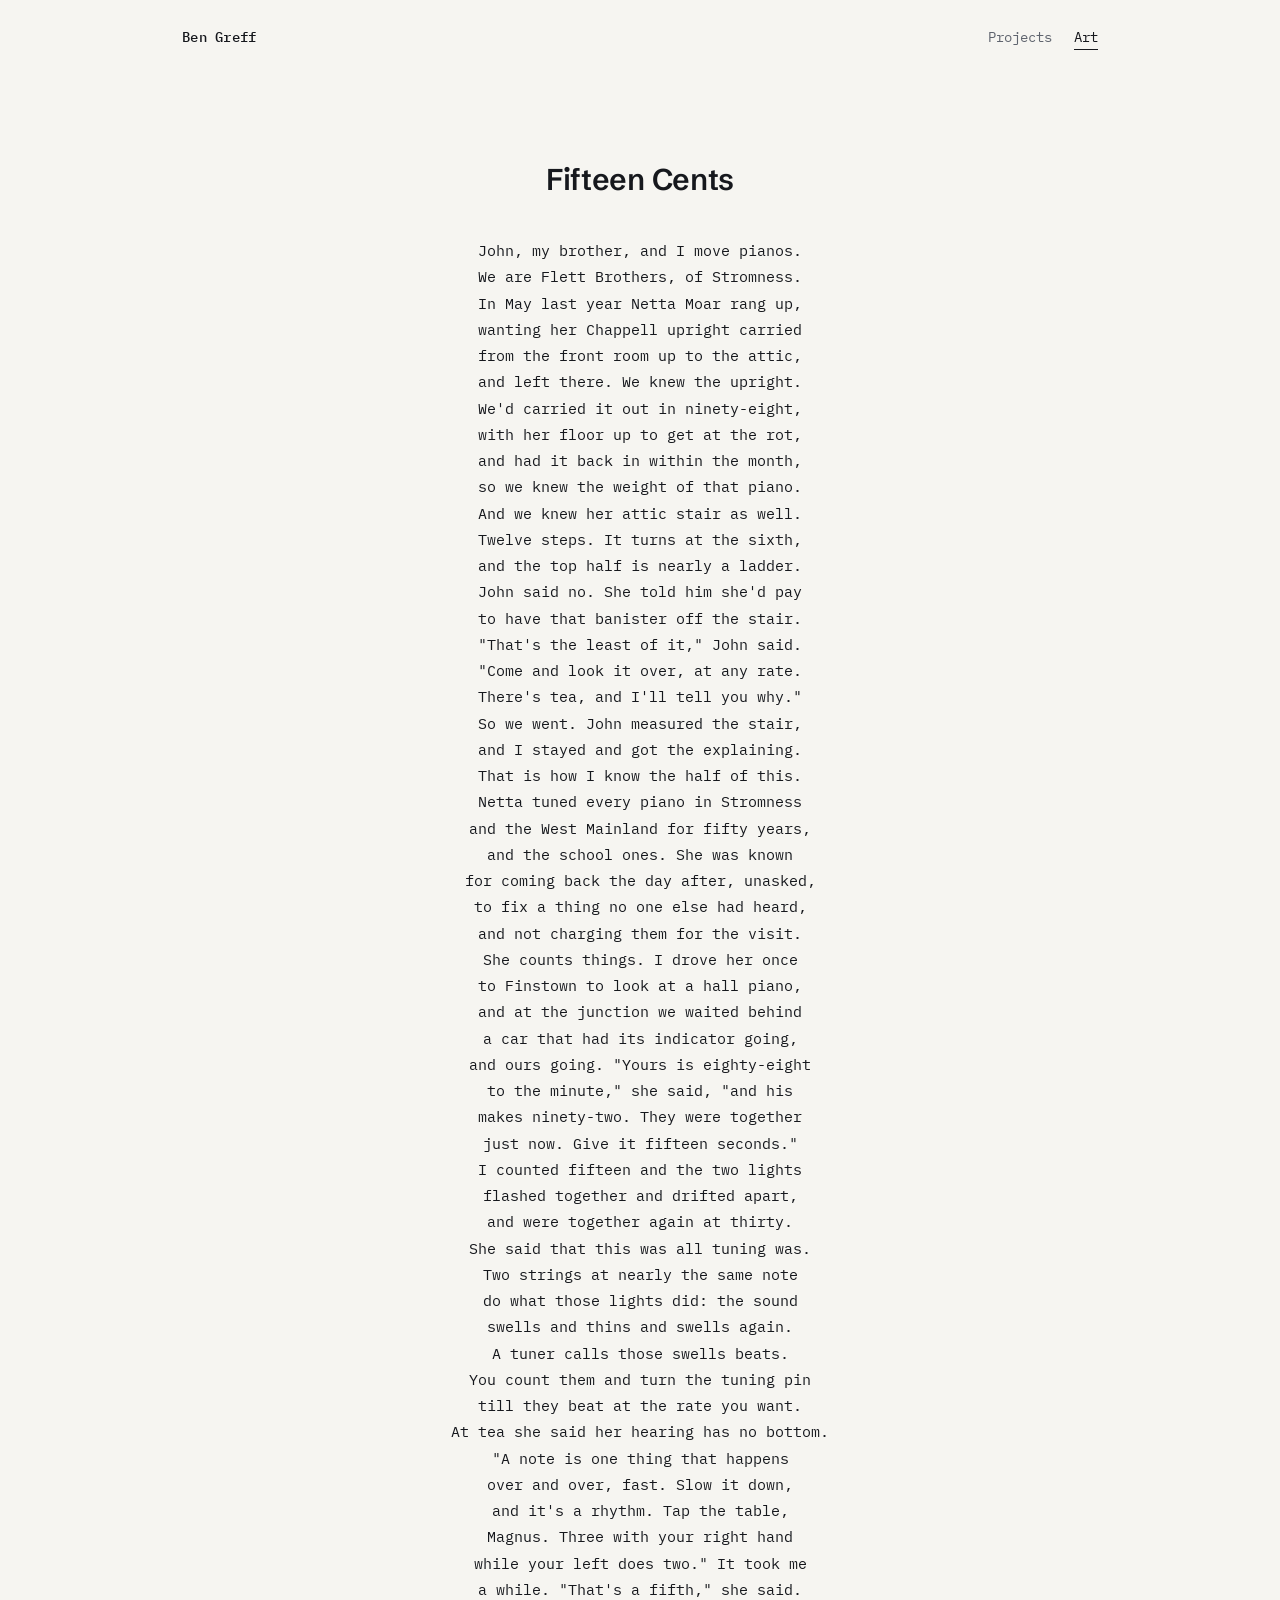
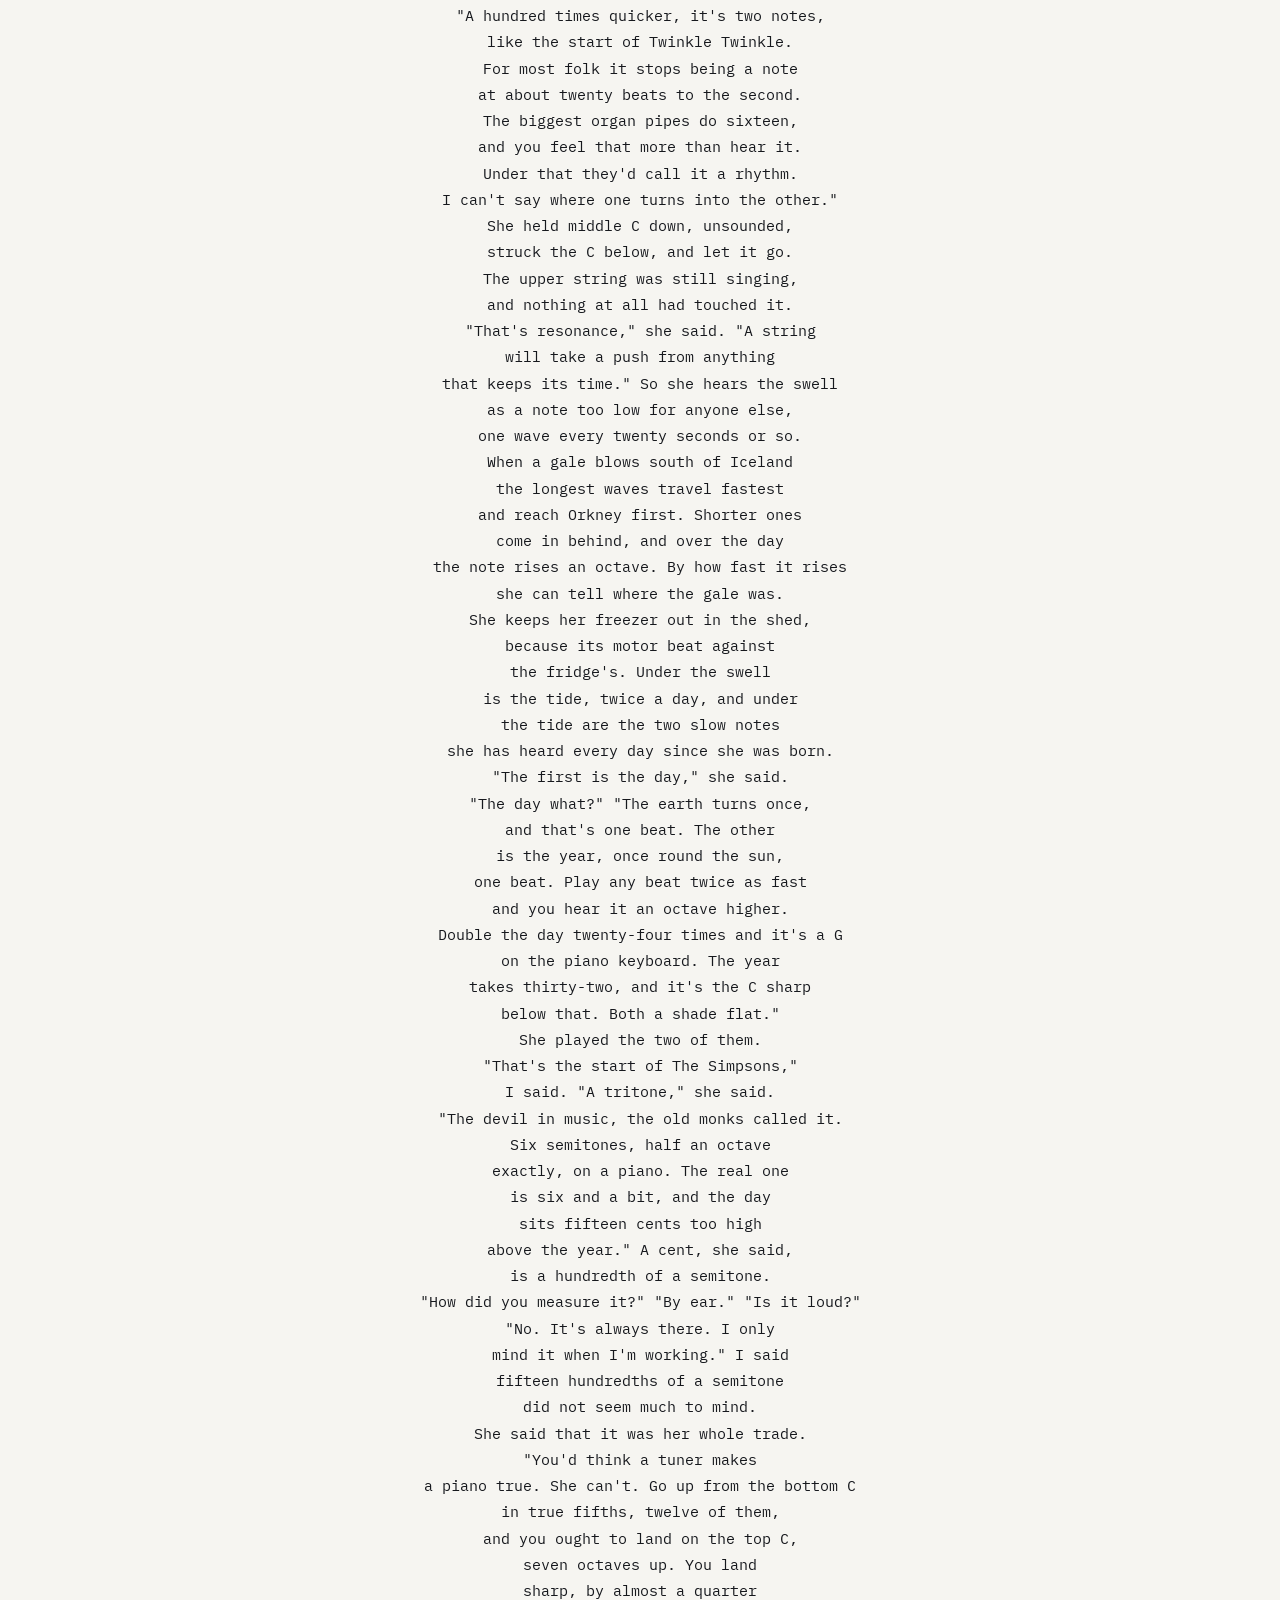
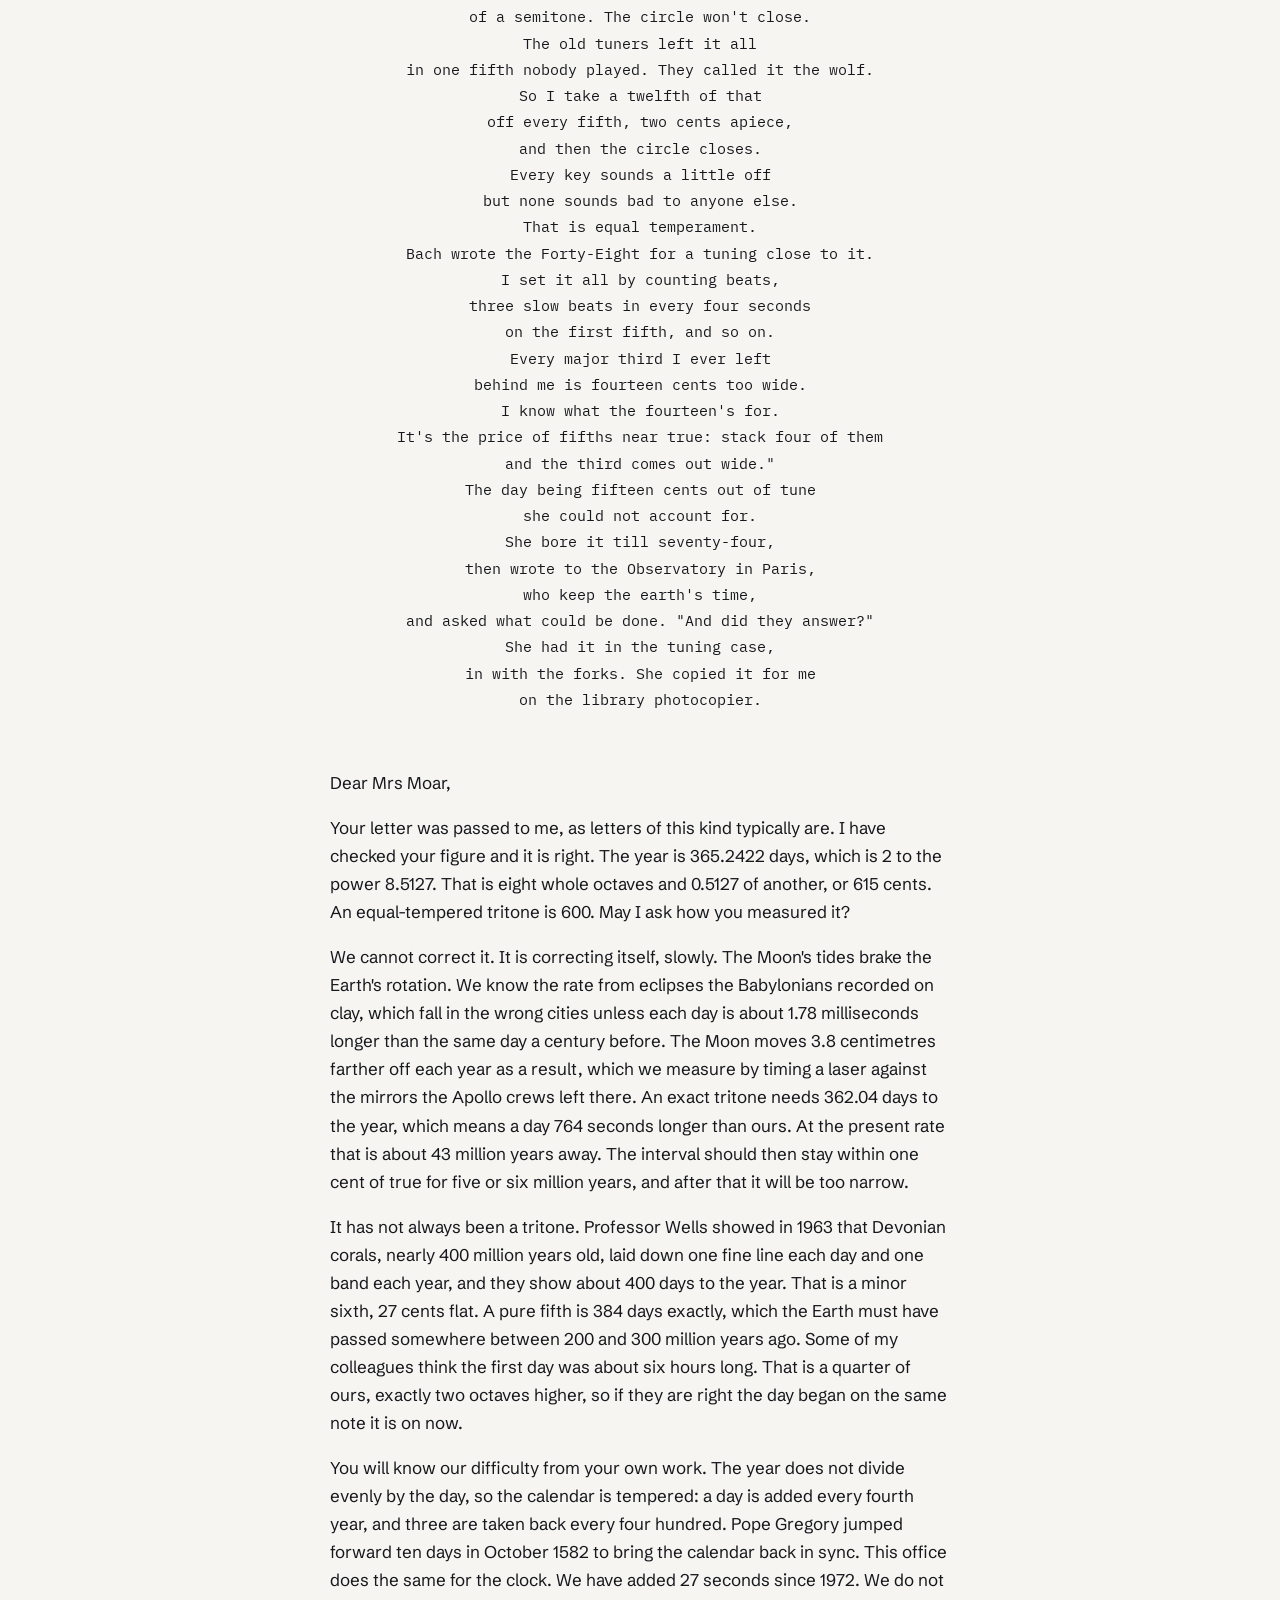
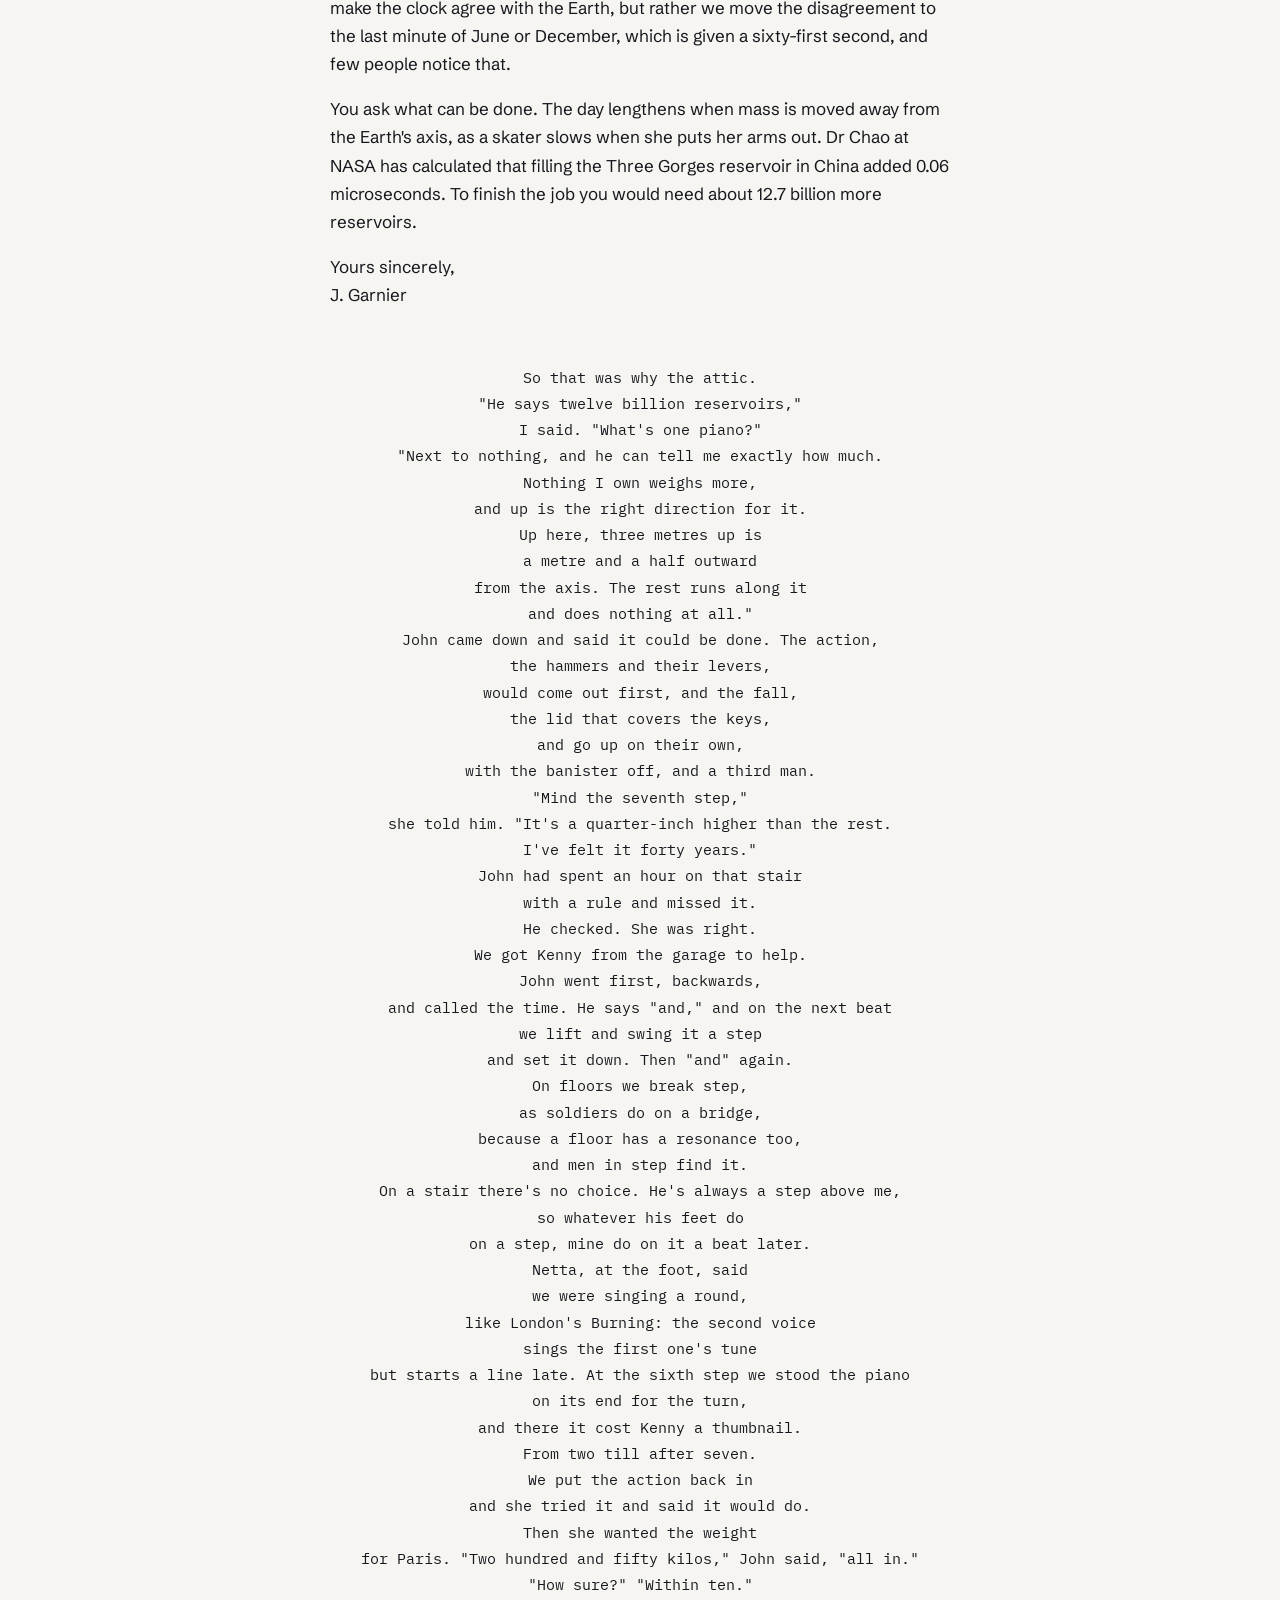
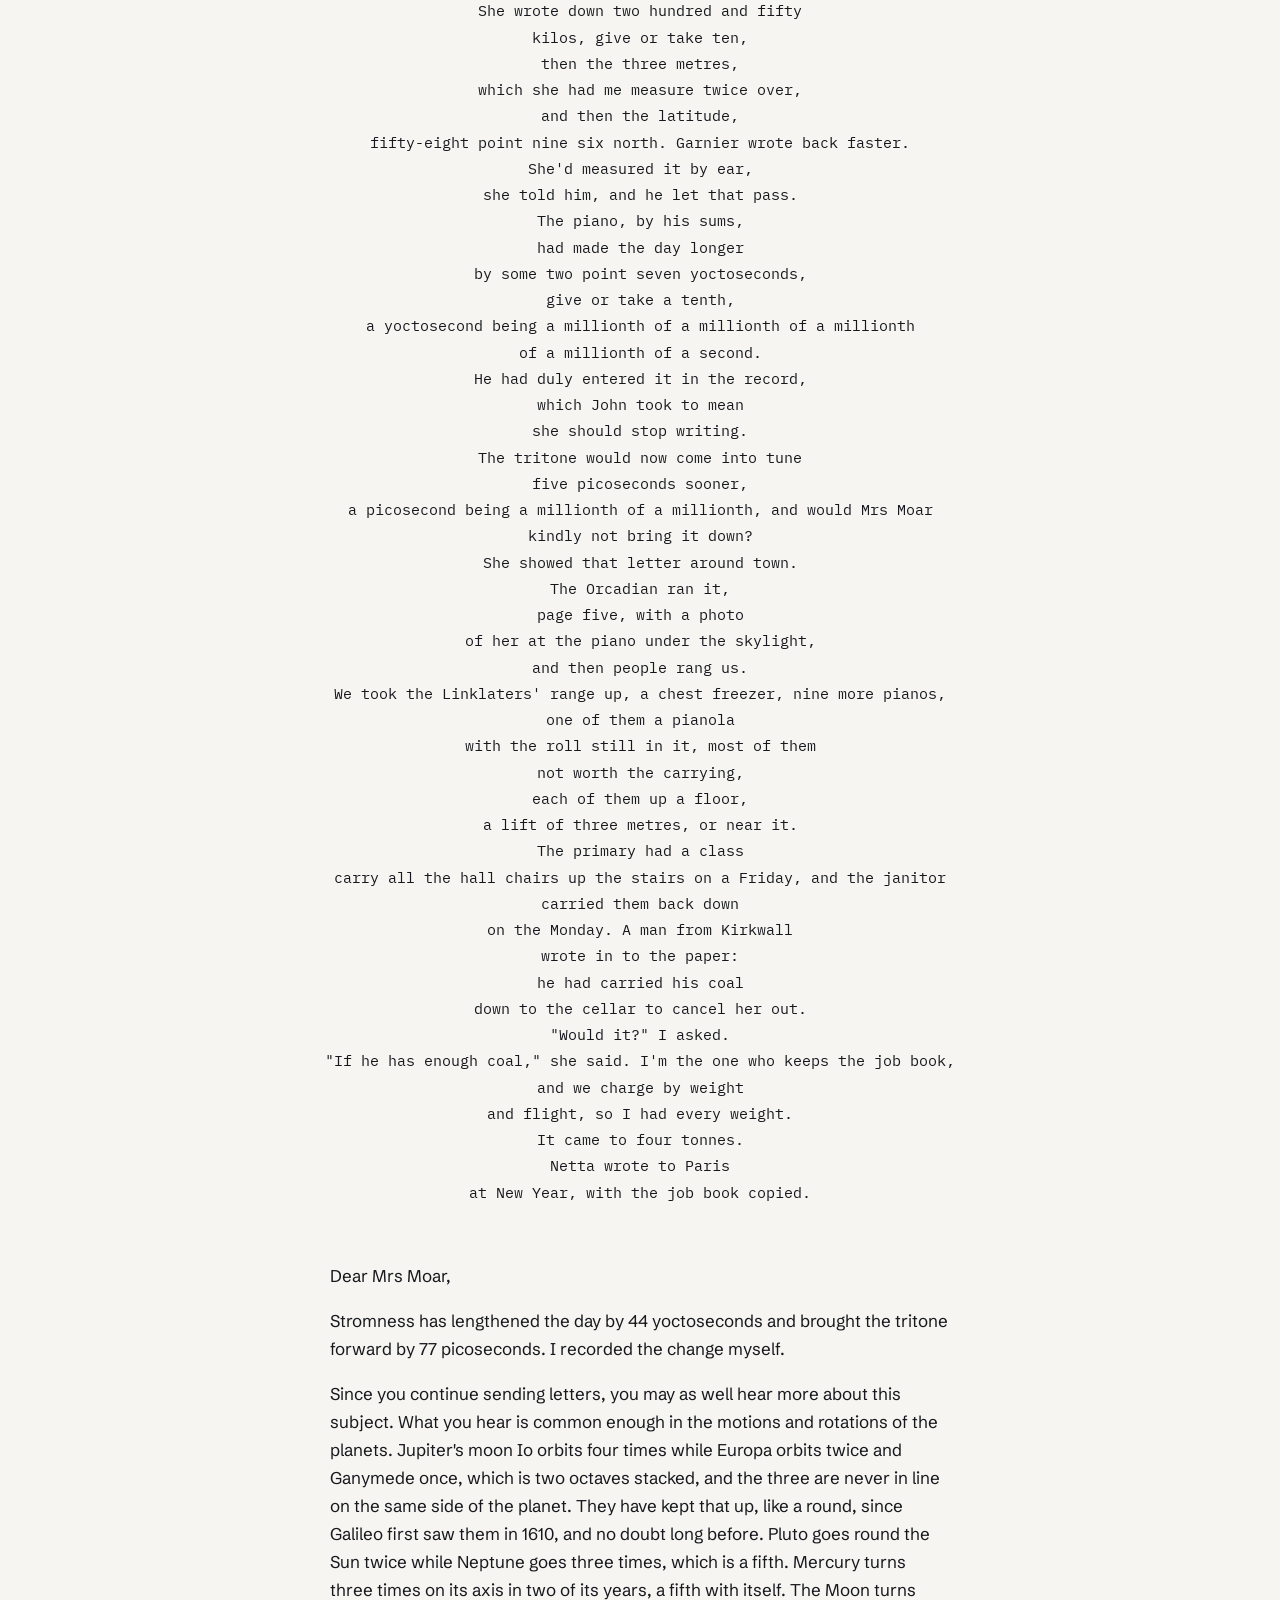
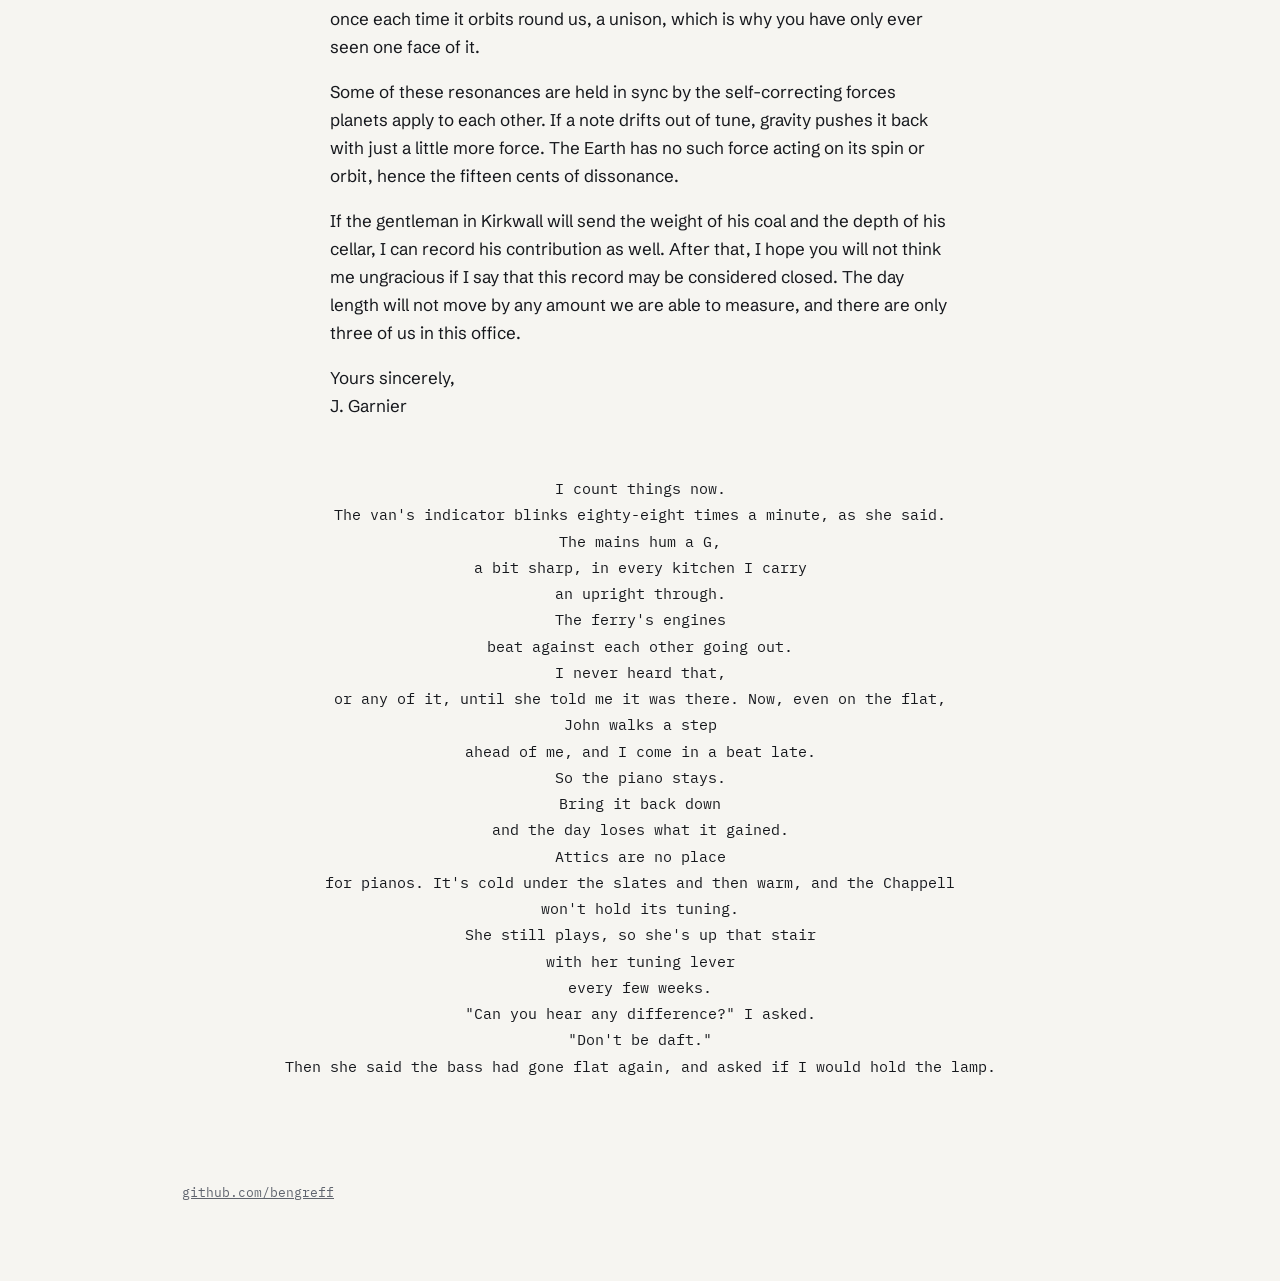
<file: fiction/fifteen-cents/index.html>
<!doctype html>
<html lang="en">
<head>
<meta charset="utf-8">
<title>Moved · Ben Greff</title>
<link rel="canonical" href="https://bengreff.github.io/art/fifteen-cents/">
<meta name="robots" content="noindex">
<meta http-equiv="refresh" content="0; url=/art/fifteen-cents/">
</head>
<body>
<p>This page moved to <a href="/art/fifteen-cents/">/art/fifteen-cents/</a>.</p>
</body>
</html>
</file>
<file: assets/site.css>
:root {
  --bg: #f6f5f1; --fg: #16181d; --muted: #5f646e; --line: #dcd8ce; --accent: #1b7f72;
  --panel: rgba(246, 245, 241, 0.80); --paper: rgba(246, 245, 241, 0.92);
}
@media (prefers-color-scheme: dark) {
  :root {
    --bg: #0b0d12; --fg: #e4e8ee; --muted: #929aa8; --line: #262b38; --accent: #52dcc8;
    --panel: rgba(11, 13, 18, 0.74); --paper: rgba(11, 13, 18, 0.90);
  }
}
* { box-sizing: border-box; }
html { background: var(--bg); }
body { margin: 0; background: transparent; color: var(--fg); min-height: 100vh;
       font: 16px/1.55 "Schibsted Grotesk", system-ui, -apple-system, "Segoe UI", sans-serif; }
#bg { position: fixed; inset: 0; width: 100vw; height: 100vh; z-index: -1; pointer-events: none; display: block; }
a { color: inherit; }

.top { max-width: 980px; margin: 0 auto; padding: 28px 32px 0; display: flex; align-items: baseline; gap: 28px;
       font: 14px "IBM Plex Mono", ui-monospace, monospace; }
.top .name { font-weight: 500; text-decoration: none; margin-right: auto; letter-spacing: 0.02em; }
.top nav { display: flex; gap: 22px; }
.top nav a { text-decoration: none; color: var(--muted); padding-bottom: 3px; border-bottom: 1px solid transparent; }
.top nav a:hover { color: var(--fg); }
.top nav a[aria-current="page"] { color: var(--fg); border-bottom-color: var(--fg); }

main { max-width: 980px; margin: 0 auto; padding: 36vh 32px 40px; }
.work { list-style: none; margin: 0; padding: 0; display: grid; grid-template-columns: 1fr 1fr;
         background: var(--panel); border: 1px solid var(--line); border-radius: 14px; overflow: hidden; }
.work li { padding: 22px 26px 24px; border-top: 1px solid var(--line); }
.work li:nth-child(-n+2) { border-top: 0; }
.work li:nth-child(odd) { border-right: 1px solid var(--line); }
.work.one { grid-template-columns: 1fr; max-width: 620px; }
.work.one li { border-right: 0; }
.work.one li + li { border-top: 1px solid var(--line); }
.work h2 .tag { display: inline-block; margin-left: 10px; padding: 1px 9px; border: 1px solid var(--line); border-radius: 999px;
  font: 500 12px/1.6 "IBM Plex Mono", ui-monospace, monospace; letter-spacing: 0; color: var(--muted); vertical-align: 3px; }
.track { margin-top: 14px; }
.track span { display: block; margin-bottom: 6px; font: 13px "IBM Plex Mono", ui-monospace, monospace; color: var(--muted); }
.track audio { display: block; width: 100%; max-width: 520px; height: 36px; color-scheme: light dark; }
.work h2 { font-size: 21px; font-weight: 600; letter-spacing: -0.01em; margin: 0 0 6px; }
.work p { margin: 0; color: var(--muted); max-width: 48ch; }
.work.cards li { padding: 0; }
.work .shot { display: block; aspect-ratio: 16 / 10; overflow: hidden; border-bottom: 1px solid var(--line); background: #05070b; }
.work .shot picture { display: contents; }
.work .shot img { display: block; width: 100%; height: 100%; object-fit: cover; }
.work .txt { padding: 20px 26px 24px; }
.enter { display: block; width: max-content; margin: -48px 0 14px auto; padding: 7px 14px; border: 1px solid var(--line);
         border-radius: 999px; background: var(--panel); color: var(--fg); text-decoration: none;
         font: 13px "IBM Plex Mono", ui-monospace, monospace; }
.enter:hover { border-color: var(--fg); }
.links { margin-top: 10px; display: flex; gap: 18px; font: 13px "IBM Plex Mono", ui-monospace, monospace; }
.links a { color: var(--accent); text-decoration: none; }
.links a:hover { text-decoration: underline; }

footer { max-width: 980px; margin: 0 auto; padding: 8px 32px 56px; font: 13px "IBM Plex Mono", ui-monospace, monospace; color: var(--muted); }
footer a { color: var(--muted); }
footer .credit { margin: 10px 0 0; font-size: 11px; opacity: 0.8; }

/* Reading pages */
main.read { padding-top: 64px; }
.paper { background: var(--paper); border: 1px solid var(--line); border-radius: 14px; padding: 48px 40px 56px; }
.paper h1 { font: 600 30px/1.2 "Schibsted Grotesk", system-ui, sans-serif; letter-spacing: -0.01em; text-align: center; margin: 0 0 40px; }
.verse-wrap { overflow-x: auto; }
.verse { width: max-content; margin: 0 auto; text-align: center; white-space: pre;
         font: 15px/1.75 "IBM Plex Mono", ui-monospace, monospace; }
.letter { max-width: 62ch; margin: 56px auto; font-size: 17px; line-height: 1.65; }
.letter p { margin: 0 0 1em; }
.plain .paper { background: none; border: 0; }

/* Interactive view of the background (/hopf/) */
body.viz { overflow: hidden; height: 100vh; }
#viz { position: fixed; inset: 0; width: 100vw; height: 100vh; display: block; touch-action: none; cursor: grab; }
#viz.dragging { cursor: grabbing; }
.viz-back, .viz-controls button { font: 13px "IBM Plex Mono", ui-monospace, monospace; color: var(--fg); background: var(--panel);
         border: 1px solid var(--line); border-radius: 999px; padding: 6px 13px; text-decoration: none; cursor: pointer; }
.viz-back:hover, .viz-controls button:hover { border-color: var(--fg); }
.viz-back { position: fixed; top: 22px; left: 28px; }
.viz-hint { position: fixed; top: 22px; right: 28px; margin: 0; max-width: 56ch; pointer-events: none; padding: 6px 13px;
            background: var(--panel); border: 1px solid var(--line); border-radius: 14px;
            font: 12px/1.5 "IBM Plex Mono", ui-monospace, monospace; color: var(--muted); transition: opacity .8s; }
.viz-hint.gone { opacity: 0; }
.viz-controls { position: fixed; left: 50%; bottom: 18px; transform: translateX(-50%); width: min(1180px, calc(100vw - 32px));
                display: flex; flex-wrap: wrap; align-items: center; gap: 10px 20px; padding: 12px 18px;
                background: var(--panel); border: 1px solid var(--line); border-radius: 14px;
                font: 12px "IBM Plex Mono", ui-monospace, monospace; color: var(--muted);
                -webkit-backdrop-filter: blur(8px); backdrop-filter: blur(8px); }
.viz-controls label { flex: 1 1 96px; min-width: 96px; display: grid; grid-template-columns: 1fr auto; row-gap: 2px; }
.viz-controls output { color: var(--fg); }
.viz-controls input[type=range] { grid-column: 1 / -1; width: 100%; margin: 0; accent-color: var(--accent); }

@media (max-width: 700px) {
  .top { padding: 20px 16px 0; gap: 18px; }
  main { padding: 30vh 16px 32px; }
  main.read { padding-top: 32px; }
  footer { padding: 8px 16px 40px; }
  .work { grid-template-columns: 1fr; }
  .work li, .work li:nth-child(odd) { border-right: 0; padding: 20px 18px 22px; }
  .work li:nth-child(2) { border-top: 1px solid var(--line); }
  .work.cards li, .work.cards li:nth-child(odd) { padding: 0; }
  .work.cards .txt { padding: 18px 18px 22px; }
  .viz-back { top: 14px; left: 16px; }
  .viz-hint { top: 58px; left: 16px; right: auto; }
  .viz-controls { bottom: 10px; width: calc(100vw - 20px); padding: 10px 12px; gap: 8px 14px; }
  .viz-controls label { flex-basis: 27%; min-width: 80px; }
  main.read { padding-left: 10px; padding-right: 10px; }
  .paper { padding: 32px 8px 40px; border-radius: 10px; }
  .letter { font-size: 16px; margin: 40px auto; padding: 0 4px; }
}
</file>
